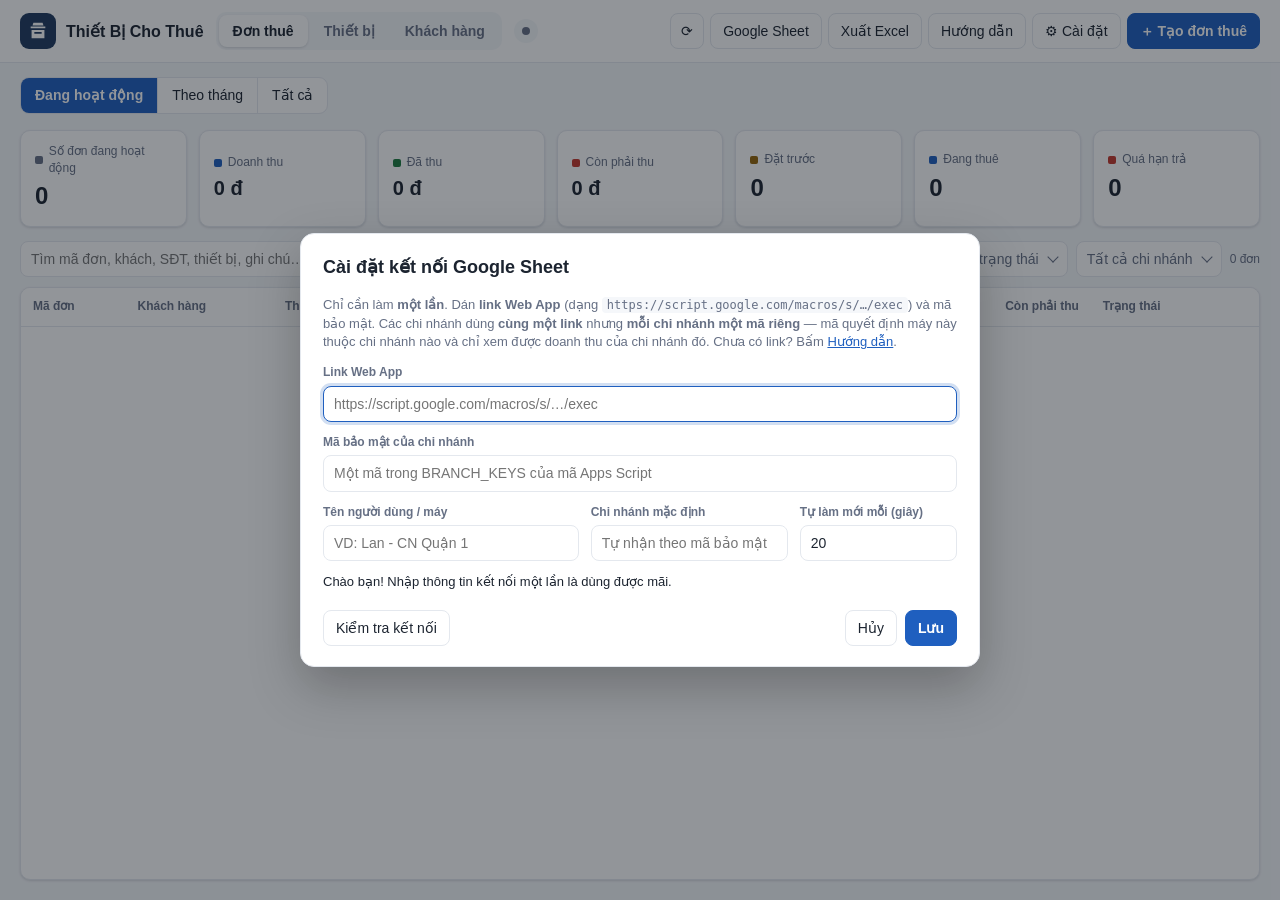
<file: index.html>
<!doctype html>
<html lang="vi">
<head>
  <meta charset="utf-8" />
  <meta name="viewport" content="width=device-width, initial-scale=1, viewport-fit=cover" />
  <!-- Web app trên iPhone: thêm vào Màn hình chính → mở toàn màn hình như app -->
  <meta name="theme-color" content="#1f3a5f" />
  <meta name="apple-mobile-web-app-capable" content="yes" />
  <meta name="mobile-web-app-capable" content="yes" />
  <meta name="apple-mobile-web-app-status-bar-style" content="default" />
  <meta name="apple-mobile-web-app-title" content="TB Cho Thuê" />
  <link rel="manifest" href="manifest.webmanifest" />
  <link rel="apple-touch-icon" href="icons/apple-touch-icon.png" />
  <link rel="icon" type="image/png" href="icons/icon-192.png" />
  <meta http-equiv="Content-Security-Policy"
        content="default-src 'self'; style-src 'self' 'unsafe-inline'; img-src 'self' data:; connect-src 'self' https://script.google.com https://script.googleusercontent.com http://localhost:* http://127.0.0.1:*" />
  <title>Quản Lý Thiết Bị Cho Thuê</title>
  <link rel="stylesheet" href="styles.css" />
</head>
<body>
  <header class="topbar">
    <div class="brand">
      <div class="logo" aria-hidden="true">
        <svg viewBox="0 0 24 24" width="22" height="22"><path fill="currentColor" d="M4 7h16v2H4zm1 4h14v9H5zm3 2v2h8v-2zM7 3h10l1 3H6z"/></svg>
      </div>
      <div>
        <h1>Thiết Bị Cho Thuê</h1>
        <div class="sub"><span id="sheetName">Chưa kết nối</span></div>
      </div>
    </div>
    <nav class="tabs" id="tabs">
      <button data-view="rentals" title="Ctrl/Cmd + 1">Đơn thuê</button>
      <button data-view="devices" title="Ctrl/Cmd + 2">Thiết bị</button>
      <button data-view="customers" title="Ctrl/Cmd + 3">Khách hàng</button>
    </nav>
    <div class="sync" id="syncBox" title="Trạng thái đồng bộ">
      <span class="dot" id="syncDot"></span>
      <span id="syncText">Chưa kết nối</span>
    </div>
    <div class="actions">
      <span class="who" id="whoLabel"></span>
      <button class="btn ghost icon" id="btnRefresh" title="Tải lại dữ liệu (F5)">⟳</button>
      <button class="btn ghost icon mobile-only" id="btnMore" title="Thêm" aria-haspopup="true" aria-expanded="false">⋯</button>
      <!-- trên máy tính: các nút nằm thẳng hàng; trên điện thoại: gom vào nút ⋯ -->
      <div class="more-menu" id="moreMenu">
        <button class="btn ghost" id="btnOpenSheet" title="Mở Google Sheet trên trình duyệt">Google Sheet</button>
        <button class="btn ghost" id="btnExport" title="Xuất danh sách đang xem ra file Excel (CSV)">Xuất Excel</button>
        <button class="btn ghost" id="btnGuide" title="Hướng dẫn cài đặt và sử dụng">Hướng dẫn</button>
        <button class="btn ghost" id="btnSettings" title="Cài đặt kết nối">⚙ Cài đặt</button>
      </div>
      <button class="btn primary" id="btnAdd">＋ Tạo đơn thuê</button>
    </div>
  </header>

  <div class="banner hidden" id="banner"></div>

  <section class="period" id="period">
    <div class="seg" id="periodSeg">
      <button data-period="active">Đang hoạt động</button>
      <button data-period="month">Theo tháng</button>
      <button data-period="all">Tất cả</button>
    </div>
    <div class="month-nav" id="monthNav">
      <button class="btn ghost icon" id="mPrev" title="Tháng trước">◀</button>
      <div class="mp-wrap">
        <button class="mp-btn" id="monthBtn" type="button" aria-haspopup="true" aria-expanded="false"></button>
        <div class="mp-panel hidden" id="monthPanel" role="dialog" aria-label="Chọn tháng">
          <div class="mp-head">
            <button class="btn ghost icon" id="mpYPrev" type="button" title="Năm trước">◀</button>
            <b id="mpYear"></b>
            <button class="btn ghost icon" id="mpYNext" type="button" title="Năm sau">▶</button>
          </div>
          <div class="mp-grid" id="mpGrid"></div>
        </div>
      </div>
      <button class="btn ghost icon" id="mNext" title="Tháng sau">▶</button>
      <button class="btn ghost sm" id="mNow">Tháng này</button>
    </div>
  </section>

  <section class="stats" id="stats"></section>

  <section class="filters">
    <input type="search" id="q" placeholder="Tìm kiếm…  (Ctrl/Cmd + F)" />
    <select id="f1"></select>
    <select id="f2"></select>
    <span class="count" id="count"></span>
  </section>

  <main class="table-wrap">
    <table id="table">
      <thead id="thead"></thead>
      <tbody id="tbody"></tbody>
    </table>
    <div class="empty hidden" id="empty"></div>
  </main>

  <!-- ===== Đơn thuê ===== -->
  <dialog id="dlgRental" class="wide">
    <form id="rentalForm" method="dialog" autocomplete="off">
      <div class="dlg-head">
        <h2 id="rTitle" tabindex="-1" autofocus>Tạo đơn thuê</h2>
        <span class="code" id="rCode"></span>
        <span class="branch-tag" id="rBranchTag"></span>
      </div>
      <div class="rgrid">
        <div class="col">
          <section class="box box-cust">
            <h3>Khách hàng</h3>
            <div class="cust-search">
              <input id="custName" placeholder="Gõ tên hoặc SĐT để tìm khách cũ — hoặc nhập tên khách mới" />
              <div class="suggest hidden" id="custSuggest"></div>
            </div>
            <div class="cust-badge" id="custBadge"></div>
            <div class="grid g3">
              <label>Số điện thoại<input id="custPhone" inputmode="tel" /></label>
              <label>CCCD / CMND<input id="custIdCard" /></label>
              <label>Địa chỉ<input id="custAddress" /></label>
            </div>
          </section>

          <section class="box box-time">
            <h3>Thời gian & thanh toán</h3>
            <div class="grid g3">
              <label>Trạng thái<select name="status" id="rStatus"></select></label>
              <label>Chi nhánh *<select name="branch" id="rBranch"></select></label>
              <label>Số ngày tính tiền<input name="days" type="number" min="0" step="1" /></label>
              <label>Thuê lúc<span class="dt"><input name="rentDate" type="date" /><input name="rentTime" class="time" placeholder="--:--" maxlength="5" inputmode="numeric" title="Giờ nhận máy, VD 09:30" /></span></label>
              <label>Trả dự kiến<span class="dt"><input name="returnDate" type="date" /><input name="returnTime" class="time" placeholder="--:--" maxlength="5" inputmode="numeric" title="Giờ trả dự kiến, VD 18:00" /></span></label>
              <label id="returnedWrap">Trả thực tế<span class="dt"><input name="returnedDate" type="date" /><input name="returnedTime" class="time" placeholder="--:--" maxlength="5" inputmode="numeric" title="Giờ khách trả máy" /></span></label>
              <label>Giảm giá (đ)<input name="discount" inputmode="numeric" class="money" /></label>
              <label title="Tiền cọc được trừ vào số tiền khách phải trả cuối cùng">Tiền cọc (đ)<input name="deposit" inputmode="numeric" class="money" /></label>
              <!-- không bọc cả ô trong <label>: bấm chữ "Thu trước" không được tick nhầm ô "Đã thu đủ" -->
              <div class="field" title="Số tiền khách đã trả trước, không tính tiền cọc">
                <div class="lbl-row"><span>Thu trước (đ)</span>
                  <label class="paid-full" title="Tự điền Thu trước = Thành tiền − Tiền cọc, còn phải thu về 0"><input type="checkbox" id="rPaidFull" /> Đã thu đủ</label></div>
                <input name="paid" inputmode="numeric" class="money" />
              </div>
              <label class="span3">Ghi chú<textarea name="note" rows="1"></textarea></label>
            </div>
            <div class="summary" id="rSummary"></div>
          </section>
        </div>

        <div class="col">
          <section class="box box-dev grow">
            <h3>Chọn thiết bị <span class="muted" id="pickHint"></span></h3>
            <input type="search" id="devSearch" placeholder="Tìm thiết bị theo tên, loại, serial…" />
            <div class="picker" id="devPicker"></div>
            <h3 class="mt">Đã chọn <span class="muted" id="selCount"></span></h3>
            <div class="selected" id="selList"></div>
          </section>
        </div>
      </div>
      <div class="dlg-actions">
        <button type="button" class="btn danger ghost" id="rDelete">Xóa đơn</button>
        <p class="meta inline" id="rMeta"></p>
        <span class="spacer"></span>
        <button type="button" class="btn ghost" data-close>Đóng</button>
        <button type="submit" class="btn primary" id="rSave">Lưu đơn</button>
      </div>
    </form>
  </dialog>

  <!-- ===== Thiết bị ===== -->
  <dialog id="dlgDevice">
    <form id="deviceForm" method="dialog" autocomplete="off">
      <h2 id="dTitle" tabindex="-1" autofocus>Thêm thiết bị</h2>
      <div class="grid">
        <label class="span2">Tên thiết bị *<input name="name" required maxlength="200" /></label>
        <label>Loại<input name="category" list="dlCategory" placeholder="Máy ảnh, Ống kính, Đèn…" /></label>
        <label>Serial / Mã<input name="serial" placeholder="Có thể để trống, điền sau" /></label>
        <label id="dQtyWrap">Số lượng máy<input name="qty" type="number" min="1" max="50" step="1" value="1" title="Thêm nhiều máy giống nhau một lần — mỗi máy là một thiết bị riêng" /></label>
        <label>Giá thuê/ngày (đ)<input name="price" inputmode="numeric" class="money" /></label>
        <label>Tình trạng<select name="state" id="dState"></select></label>
        <label class="span2">Ghi chú<textarea name="note" rows="2"></textarea></label>
      </div>
      <div class="history" id="dHistory"></div>
      <p class="meta" id="dMeta"></p>
      <div class="dlg-actions">
        <button type="button" class="btn danger ghost" id="dDelete">Xóa</button>
        <button type="button" class="btn ghost" id="dRent">Cho thuê thiết bị này</button>
        <span class="spacer"></span>
        <button type="button" class="btn ghost" data-close>Đóng</button>
        <button type="submit" class="btn primary">Lưu</button>
      </div>
    </form>
  </dialog>

  <!-- ===== Khách hàng ===== -->
  <dialog id="dlgCustomer">
    <form id="customerForm" method="dialog" autocomplete="off">
      <h2 id="cTitle" tabindex="-1" autofocus>Thêm khách hàng</h2>
      <div class="grid">
        <label class="span2">Tên khách hàng *<input name="name" required maxlength="200" /></label>
        <label>Số điện thoại<input name="phone" inputmode="tel" /></label>
        <label>CCCD / CMND<input name="idCard" /></label>
        <label class="span2">Địa chỉ<input name="address" /></label>
        <label class="span2">Ghi chú<textarea name="note" rows="2"></textarea></label>
      </div>
      <div class="history" id="cHistory"></div>
      <p class="meta" id="cMeta"></p>
      <div class="dlg-actions">
        <button type="button" class="btn danger ghost" id="cDelete">Xóa</button>
        <button type="button" class="btn ghost" id="cRent">Tạo đơn cho khách này</button>
        <span class="spacer"></span>
        <button type="button" class="btn ghost" data-close>Đóng</button>
        <button type="submit" class="btn primary">Lưu</button>
      </div>
    </form>
  </dialog>

  <!-- ===== Cài đặt ===== -->
  <dialog id="dlgSettings">
    <form id="settingsForm" method="dialog" autocomplete="off">
      <h2 tabindex="-1" autofocus>Cài đặt kết nối Google Sheet</h2>
      <p class="hint">Chỉ cần làm <b>một lần</b>. Dán <b>link Web App</b> (dạng <code>https://script.google.com/macros/s/…/exec</code>) và mã bảo mật.
        Các chi nhánh dùng <b>cùng một link</b> nhưng <b>mỗi chi nhánh một mã riêng</b> — mã quyết định máy này thuộc chi nhánh nào
        và chỉ xem được doanh thu của chi nhánh đó. Chưa có link? Bấm <a href="#" id="settingsGuide">Hướng dẫn</a>.</p>
      <label>Link Web App<input name="url" placeholder="https://script.google.com/macros/s/…/exec" required /></label>
      <label>Mã bảo mật của chi nhánh<input name="key" type="password" placeholder="Một mã trong BRANCH_KEYS của mã Apps Script" required /></label>
      <div class="grid three">
        <label>Tên người dùng / máy<input name="user" placeholder="VD: Lan - CN Quận 1" required /></label>
        <label>Chi nhánh mặc định<input name="branch" placeholder="Tự nhận theo mã bảo mật" title="Chỉ dùng với mã chủ: chi nhánh điền sẵn khi tạo đơn" /></label>
        <label>Tự làm mới mỗi (giây)<input name="refreshSec" type="number" min="5" max="600" /></label>
      </div>
      <p class="test" id="testResult"></p>
      <div class="dlg-actions">
        <button type="button" class="btn ghost" id="btnTest">Kiểm tra kết nối</button>
        <span class="spacer"></span>
        <button type="button" class="btn ghost" data-close>Hủy</button>
        <button type="submit" class="btn primary">Lưu</button>
      </div>
    </form>
  </dialog>

  <!-- ===== Hướng dẫn ===== -->
  <dialog id="dlgGuide" class="guide">
    <div class="guide-head">
      <h2>Hướng dẫn</h2>
      <span class="spacer"></span>
      <button type="button" class="btn ghost" data-close>Đóng</button>
    </div>
    <iframe id="guideFrame" title="Hướng dẫn"></iframe>
  </dialog>

  <!-- ===== Xác nhận ===== -->
  <dialog id="dlgConfirm">
    <form method="dialog">
      <h2 id="cfTitle"></h2>
      <p id="cfMsg"></p>
      <div class="dlg-actions">
        <span class="spacer"></span>
        <button value="cancel" class="btn ghost" id="cfCancel">Hủy</button>
        <button value="ok" class="btn primary" id="cfOk">Đồng ý</button>
      </div>
    </form>
  </dialog>

  <datalist id="dlCategory"></datalist>

  <div class="toasts" id="toasts"></div>

  <script src="app.js"></script>
</body>
</html>
</file>
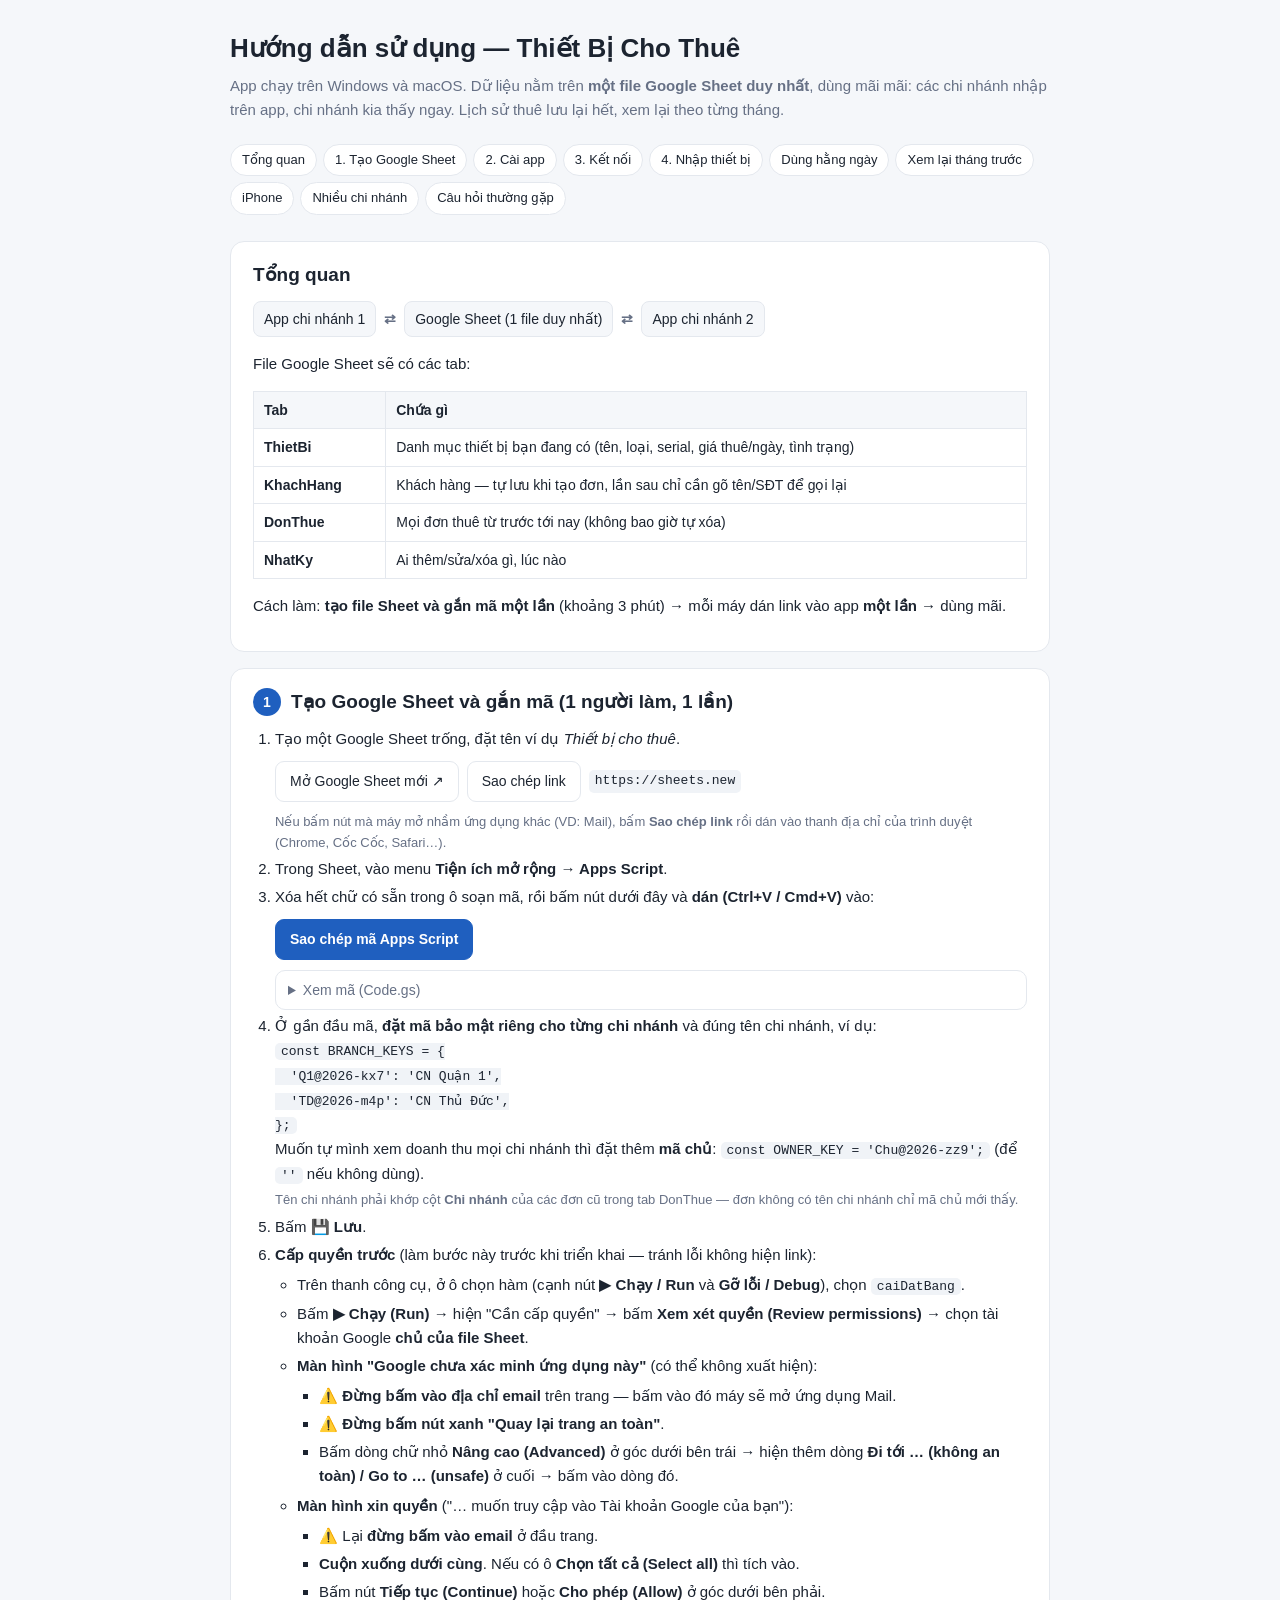
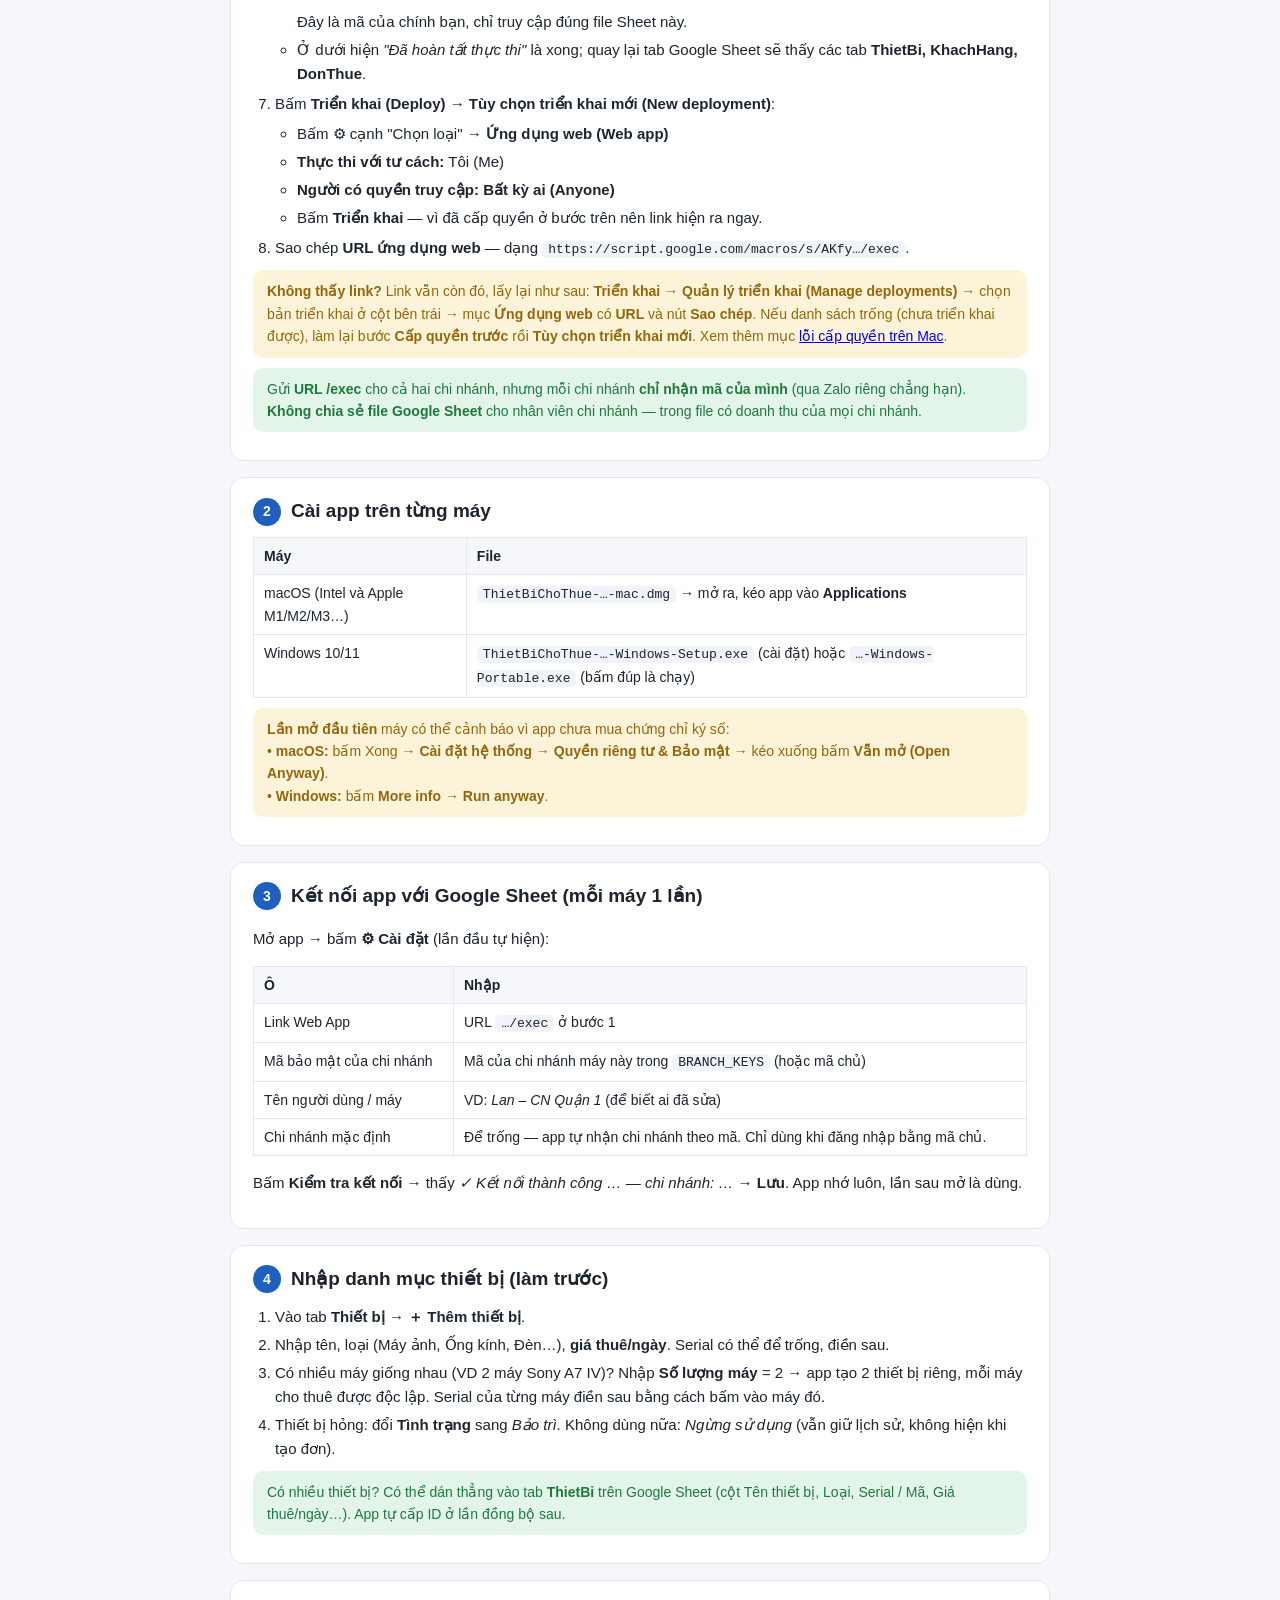
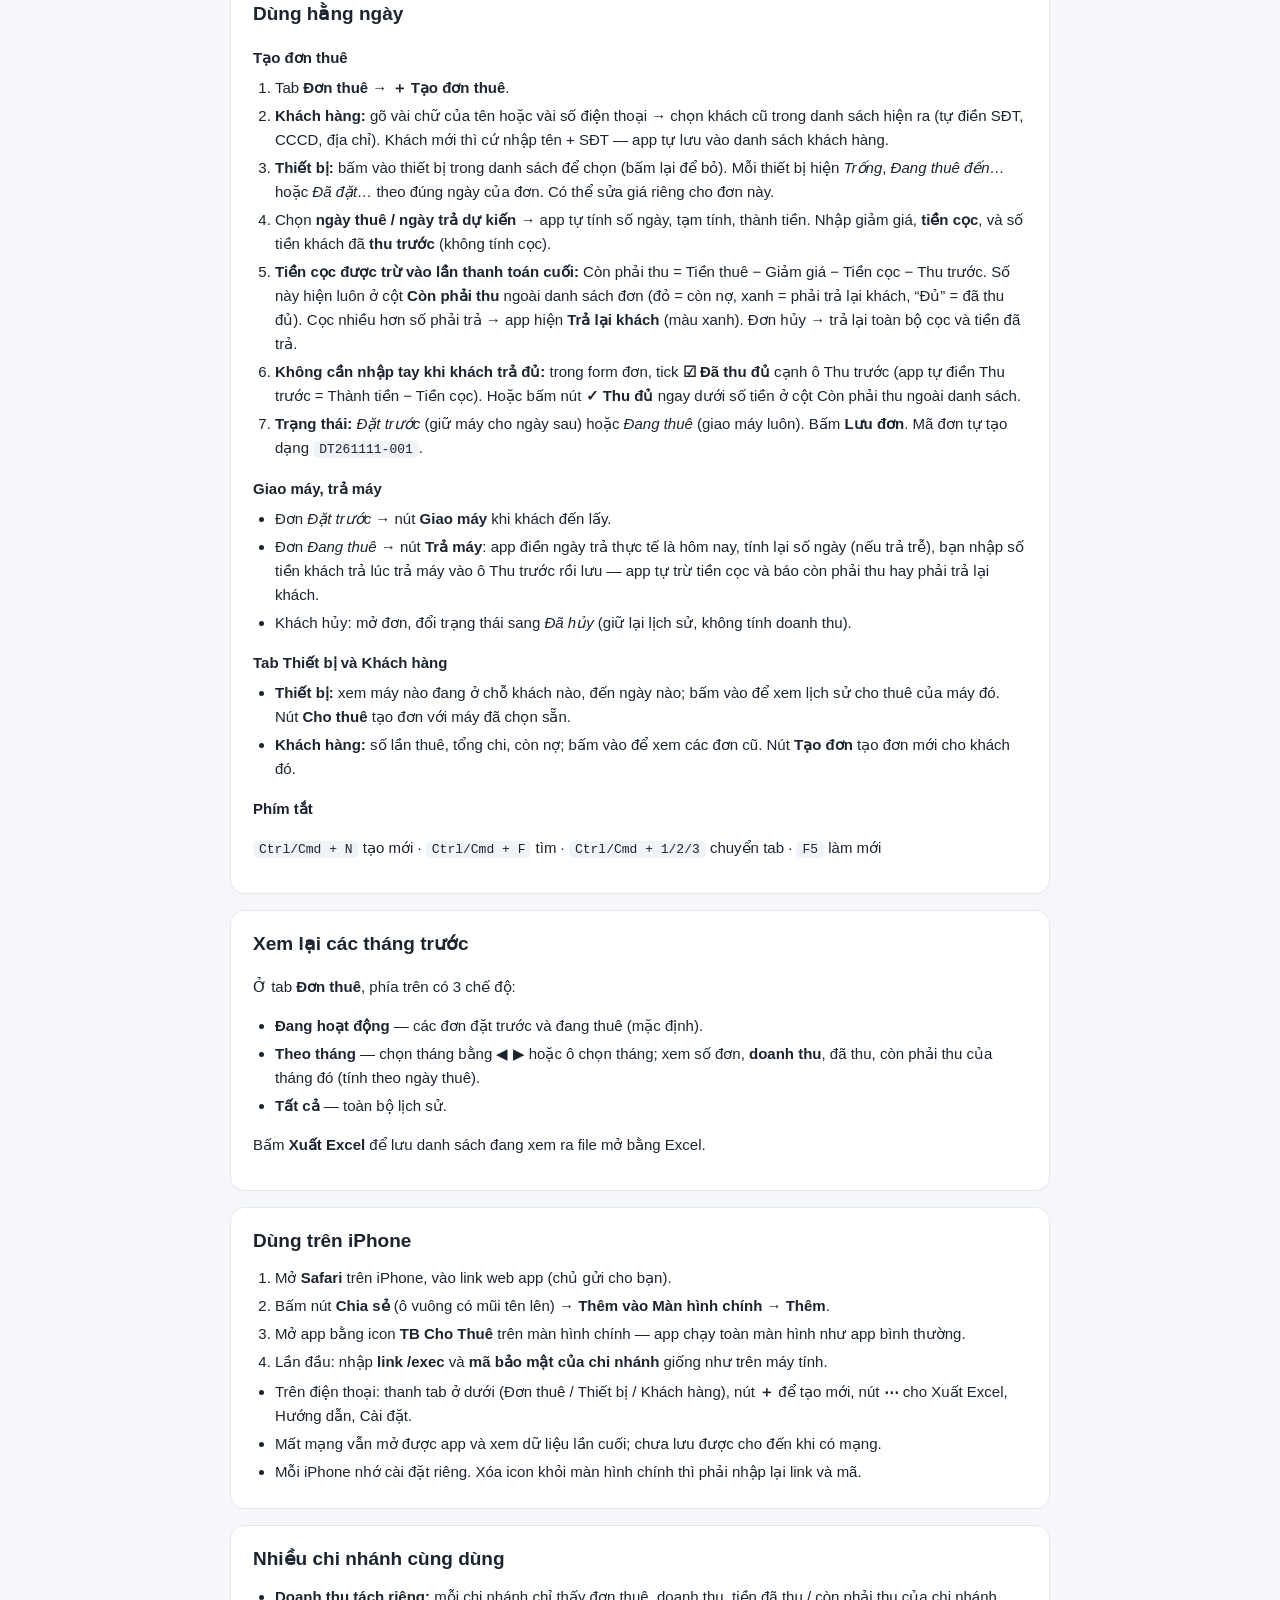
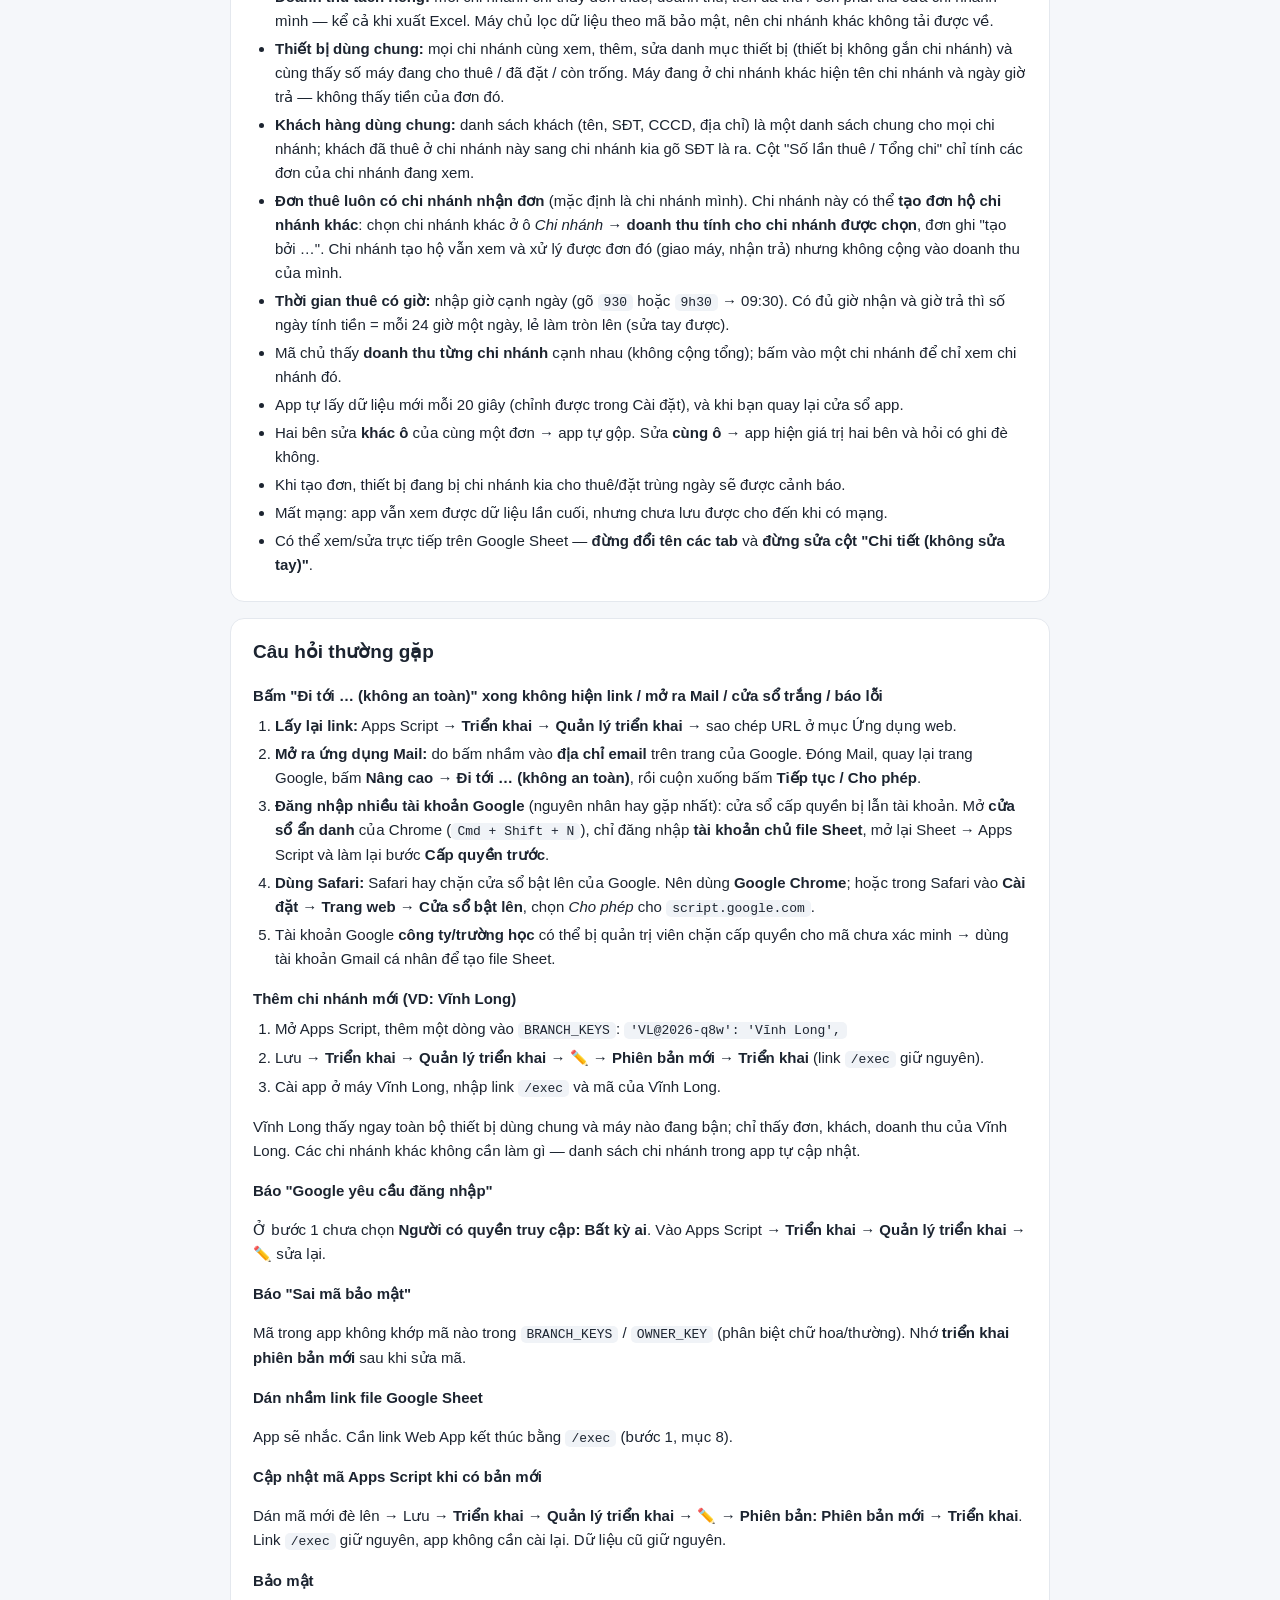
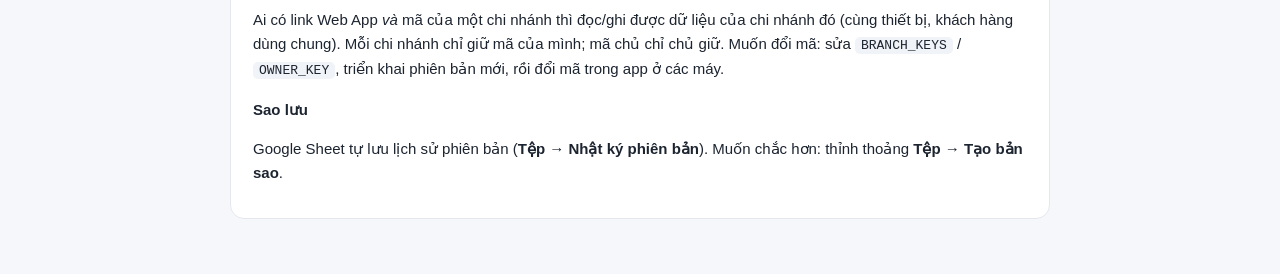
<file: guide.html>
<!doctype html>
<html lang="vi">
<head>
<meta charset="utf-8" />
<meta name="viewport" content="width=device-width, initial-scale=1" />
<meta http-equiv="Content-Security-Policy" content="default-src 'none'; style-src 'unsafe-inline'; script-src 'unsafe-inline'; img-src data:" />
<title>Hướng dẫn — Thiết Bị Cho Thuê</title>
<style>
  :root {
    --bg: #f5f7fa; --panel: #fff; --text: #1c2430; --muted: #667085; --line: #e4e8ee;
    --primary: #1f5fbf; --ok: #1d7a3e; --okbg: #e3f4e8; --warn: #94650a; --warnbg: #fdf3d8; --code: #f0f3f7;
    color-scheme: light;
  }
  @media (prefers-color-scheme: dark) {
    :root {
      --bg: #12161c; --panel: #1a2029; --text: #e6eaf0; --muted: #94a0b2; --line: #2a323e;
      --primary: #6aa2f5; --ok: #6fd394; --okbg: #173323; --warn: #f0c45c; --warnbg: #3a2f12; --code: #222a35;
      color-scheme: dark;
    }
  }
  * { box-sizing: border-box; }
  body { margin: 0; background: var(--bg); color: var(--text); font: 15px/1.6 -apple-system, BlinkMacSystemFont, "Segoe UI", Roboto, Arial, sans-serif; }
  .wrap { max-width: 860px; margin: 0 auto; padding: 28px 20px 60px; }
  h1 { font-size: 26px; margin: 0 0 4px; }
  .lead { color: var(--muted); margin: 0 0 22px; }
  nav.toc { display: flex; flex-wrap: wrap; gap: 6px; margin-bottom: 26px; }
  nav.toc a { padding: 5px 11px; border: 1px solid var(--line); border-radius: 999px; background: var(--panel); color: var(--text); text-decoration: none; font-size: 13px; }
  nav.toc a:hover { border-color: var(--primary); }
  section { background: var(--panel); border: 1px solid var(--line); border-radius: 14px; padding: 18px 22px; margin-bottom: 16px; }
  h2 { font-size: 19px; margin: 0 0 10px; display: flex; align-items: center; gap: 10px; }
  h2 .n { width: 28px; height: 28px; border-radius: 50%; background: var(--primary); color: #fff; display: grid; place-items: center; font-size: 14px; flex: none; }
  h3 { font-size: 15px; margin: 16px 0 6px; }
  ol, ul { padding-left: 22px; margin: 6px 0; }
  li { margin: 4px 0; }
  code { background: var(--code); padding: 1px 6px; border-radius: 5px; font-size: 13px; }
  .note { background: var(--warnbg); color: var(--warn); border-radius: 10px; padding: 10px 14px; margin: 10px 0; font-size: 14px; }
  .tip { background: var(--okbg); color: var(--ok); border-radius: 10px; padding: 10px 14px; margin: 10px 0; font-size: 14px; }
  .btns { display: flex; gap: 8px; flex-wrap: wrap; margin: 10px 0; }
  .btn { display: inline-block; border: 1px solid var(--line); background: var(--panel); color: var(--text); padding: 8px 14px; border-radius: 9px; cursor: pointer; font: inherit; font-size: 14px; text-decoration: none; }
  .btn.primary { background: var(--primary); border-color: var(--primary); color: #fff; font-weight: 600; }
  .btn:hover { filter: brightness(1.05); }
  details { border: 1px solid var(--line); border-radius: 10px; margin-top: 8px; }
  summary { cursor: pointer; padding: 8px 12px; color: var(--muted); font-size: 14px; }
  pre { margin: 0; max-height: 360px; overflow: auto; background: var(--code); padding: 12px; font-size: 12px; line-height: 1.45; border-radius: 0 0 10px 10px; }
  table { border-collapse: collapse; width: 100%; font-size: 14px; margin: 8px 0; }
  th, td { border: 1px solid var(--line); padding: 7px 10px; text-align: left; vertical-align: top; }
  th { background: var(--bg); }
  .copied { color: var(--ok); font-size: 13px; align-self: center; }
  code.sel { user-select: all; align-self: center; }
  .hintline { color: var(--muted); font-size: 13px; }
  .flow { display: flex; align-items: center; gap: 8px; flex-wrap: wrap; font-size: 14px; margin: 10px 0; }
  .flow span { background: var(--bg); border: 1px solid var(--line); border-radius: 8px; padding: 6px 10px; }
  .flow b { color: var(--muted); }
</style>
</head>
<body>
<div class="wrap">
  <h1>Hướng dẫn sử dụng — Thiết Bị Cho Thuê</h1>
  <p class="lead">App chạy trên Windows và macOS. Dữ liệu nằm trên <b>một file Google Sheet duy nhất</b>, dùng mãi mãi: các chi nhánh nhập trên app, chi nhánh kia thấy ngay. Lịch sử thuê lưu lại hết, xem lại theo từng tháng.</p>

  <nav class="toc">
    <a href="#tongquan">Tổng quan</a>
    <a href="#b1">1. Tạo Google Sheet</a>
    <a href="#b2">2. Cài app</a>
    <a href="#b3">3. Kết nối</a>
    <a href="#b4">4. Nhập thiết bị</a>
    <a href="#dung">Dùng hằng ngày</a>
    <a href="#lichsu">Xem lại tháng trước</a>
    <a href="#iphone">iPhone</a>
    <a href="#hai">Nhiều chi nhánh</a>
    <a href="#hoi">Câu hỏi thường gặp</a>
  </nav>

  <section id="tongquan">
    <h2>Tổng quan</h2>
    <div class="flow"><span>App chi nhánh 1</span><b>⇄</b><span>Google Sheet (1 file duy nhất)</span><b>⇄</b><span>App chi nhánh 2</span></div>
    <p>File Google Sheet sẽ có các tab:</p>
    <table>
      <tr><th>Tab</th><th>Chứa gì</th></tr>
      <tr><td><b>ThietBi</b></td><td>Danh mục thiết bị bạn đang có (tên, loại, serial, giá thuê/ngày, tình trạng)</td></tr>
      <tr><td><b>KhachHang</b></td><td>Khách hàng — tự lưu khi tạo đơn, lần sau chỉ cần gõ tên/SĐT để gọi lại</td></tr>
      <tr><td><b>DonThue</b></td><td>Mọi đơn thuê từ trước tới nay (không bao giờ tự xóa)</td></tr>
      <tr><td><b>NhatKy</b></td><td>Ai thêm/sửa/xóa gì, lúc nào</td></tr>
    </table>
    <p>Cách làm: <b>tạo file Sheet và gắn mã một lần</b> (khoảng 3 phút) → mỗi máy dán link vào app <b>một lần</b> → dùng mãi.</p>
  </section>

  <section id="b1">
    <h2><span class="n">1</span>Tạo Google Sheet và gắn mã (1 người làm, 1 lần)</h2>
    <ol>
      <li>Tạo một Google Sheet trống, đặt tên ví dụ <i>Thiết bị cho thuê</i>.
        <div class="btns">
          <a class="btn" href="https://sheets.new" target="_blank" rel="noopener">Mở Google Sheet mới ↗</a>
          <button class="btn" data-copy="https://sheets.new">Sao chép link</button>
          <code class="sel">https://sheets.new</code>
        </div>
        <div class="hintline">Nếu bấm nút mà máy mở nhầm ứng dụng khác (VD: Mail), bấm <b>Sao chép link</b> rồi dán vào thanh địa chỉ của trình duyệt (Chrome, Cốc Cốc, Safari…).</div></li>
      <li>Trong Sheet, vào menu <b>Tiện ích mở rộng → Apps Script</b>.</li>
      <li>Xóa hết chữ có sẵn trong ô soạn mã, rồi bấm nút dưới đây và <b>dán (Ctrl+V / Cmd+V)</b> vào:
        <div class="btns"><button class="btn primary" id="copy">Sao chép mã Apps Script</button><span class="copied" id="copied"></span></div>
        <details><summary>Xem mã (Code.gs)</summary><pre id="code">/**
 * @OnlyCurrentDoc
 * (Dòng trên giới hạn mã chỉ được truy cập ĐÚNG file Google Sheet này, không đụng tới file khác trong Drive.)
 *
 * QUẢN LÝ THIẾT BỊ CHO THUÊ — Máy chủ trung gian trên Google Sheet (phiên bản 2)
 * ------------------------------------------------------------------------------
 * Dán toàn bộ file này vào: Google Sheet &gt; Tiện ích mở rộng &gt; Apps Script
 * Một file Sheet dùng mãi mãi, gồm các tab:
 *   ThietBi    — danh mục thiết bị bạn đang có
 *   KhachHang  — danh sách khách hàng
 *   DonThue    — mọi đơn thuê (lưu toàn bộ lịch sử, xem lại theo tháng trong app)
 *   NhatKy     — nhật ký ai sửa gì, lúc nào
 * Cột được nhận theo TÊN TIÊU ĐỀ, nên có thể đổi thứ tự cột hoặc thêm cột riêng.
 * Xem hướng dẫn chi tiết trong HUONG-DAN.md
 */

/***** CẤU HÌNH — HÃY ĐỔI CÁC MÃ BẢO MẬT *****/
// Mỗi chi nhánh một mã riêng: 'mã bảo mật': 'Tên chi nhánh'
// - Máy nhập mã nào thì là chi nhánh đó: chỉ xem doanh thu / tiền / đơn thuê của chi nhánh mình.
// - Thiết bị và khách hàng dùng chung. App vẫn biết thiết bị nào đang bận ở chi nhánh kia
//   (chỉ thấy ngày thuê, không thấy tiền).
// - Tên chi nhánh phải khớp cột "Chi nhánh" trong tab DonThue (không phân biệt hoa/thường).
const BRANCH_KEYS = {
  'doi-ma-chi-nhanh-1': 'Chi nhánh 1',
  'doi-ma-chi-nhanh-2': 'Chi nhánh 2',
};
// Mã chủ (không bắt buộc): xem được doanh thu mọi chi nhánh. Để trống '' nếu không dùng.
const OWNER_KEY = '';
const VERSION = '2.2.0';
const LOG_SHEET_NAME = 'NhatKy';
const LOG_MAX_ROWS = 20000;

const DEVICE_STATES = ['Hoạt động', 'Bảo trì', 'Ngừng sử dụng'];
const RENTAL_STATUSES = ['Đặt trước', 'Đang thuê', 'Đã trả', 'Đã hủy'];
const META = ['id', 'createdAt', 'createdBy', 'updatedAt', 'updatedBy'];
const DATETIME_KEYS = ['createdAt', 'updatedAt'];
const RENT_TIME_KEYS = ['rentDate', 'returnDate', 'returnedDate'];   // "yyyy-MM-dd" hoặc "yyyy-MM-dd HH:mm"

// [khóa, tiêu đề cột, định dạng, độ rộng]
const TABLES = {
  devices: {
    sheet: 'ThietBi', label: 'Thiết bị', prefix: 'TB', required: ['name'],
    numeric: ['price'], enums: { state: DEVICE_STATES },
    fields: [
      ['id', 'ID', '@', 110],
      ['name', 'Tên thiết bị', '@', 220],
      ['category', 'Loại', '@', 120],
      ['serial', 'Serial / Mã', '@', 130],
      ['branch', 'Chi nhánh', '@', 120],
      ['price', 'Giá thuê/ngày', '#,##0', 110],
      ['state', 'Tình trạng', '@', 120],
      ['note', 'Ghi chú', '@', 220],
      ['updatedAt', 'Cập nhật lúc', '@', 150],
      ['updatedBy', 'Người cập nhật', '@', 150],
    ],
  },
  customers: {
    sheet: 'KhachHang', label: 'Khách hàng', prefix: 'KH', required: ['name'],
    numeric: [], enums: {},
    fields: [
      ['id', 'ID', '@', 110],
      ['name', 'Tên khách hàng', '@', 200],
      ['phone', 'Số điện thoại', '@', 120],
      ['idCard', 'CCCD / CMND', '@', 130],
      ['address', 'Địa chỉ', '@', 240],
      ['note', 'Ghi chú', '@', 220],
      ['createdAt', 'Ngày tạo', '@', 150],
      ['updatedAt', 'Cập nhật lúc', '@', 150],
      ['updatedBy', 'Người cập nhật', '@', 150],
    ],
  },
  rentals: {
    sheet: 'DonThue', label: 'Đơn thuê', prefix: 'DT', required: ['customerName', 'branch'],
    numeric: ['days', 'subtotal', 'discount', 'total', 'deposit', 'paid'], enums: { status: RENTAL_STATUSES },
    fields: [
      ['id', 'Mã đơn', '@', 120],
      ['status', 'Trạng thái', '@', 100],
      ['customerName', 'Khách hàng', '@', 180],
      ['phone', 'SĐT', '@', 110],
      ['items', 'Thiết bị', '@', 320],
      ['rentDate', 'Ngày thuê', '@', 100],
      ['returnDate', 'Ngày trả dự kiến', '@', 120],
      ['returnedDate', 'Ngày trả thực tế', '@', 120],
      ['days', 'Số ngày', '0', 70],
      ['subtotal', 'Tạm tính', '#,##0', 110],
      ['discount', 'Giảm giá', '#,##0', 100],
      ['total', 'Thành tiền', '#,##0', 120],
      ['deposit', 'Tiền cọc', '#,##0', 110],
      ['paid', 'Đã thanh toán', '#,##0', 120],
      ['branch', 'Chi nhánh', '@', 120],               // chi nhánh nhận đơn → doanh thu tính cho chi nhánh này
      ['createdBranch', 'Chi nhánh tạo đơn', '@', 130],  // chi nhánh đã lên đơn (có thể tạo hộ chi nhánh khác)
      ['note', 'Ghi chú', '@', 220],
      ['customerId', 'Mã KH', '@', 110],
      ['itemsJson', 'Chi tiết (không sửa tay)', '@', 160],
      ['createdAt', 'Tạo lúc', '@', 150],
      ['createdBy', 'Người tạo', '@', 140],
      ['updatedAt', 'Cập nhật lúc', '@', 150],
      ['updatedBy', 'Người cập nhật', '@', 150],
    ],
  },
};

/***** ĐIỂM VÀO WEB APP *****/
function doGet(e) {
  return handle_((e &amp;&amp; e.parameter) || {});
}

function doPost(e) {
  var body;
  try {
    body = JSON.parse((e &amp;&amp; e.postData &amp;&amp; e.postData.contents) || '{}');
  } catch (err) {
    return json_({ ok: false, error: 'Dữ liệu gửi lên không hợp lệ' });
  }
  return handle_(body);
}

function handle_(req) {
  try {
    var me = auth_(req.key);
    if (!me) return json_({ ok: false, code: 'AUTH', error: 'Sai mã bảo mật' });
    req.me = me;
    var action = req.action || 'sync';
    var lock = LockService.getScriptLock();
    lock.waitLock(25000);
    try {
      var result;
      if (action === 'ping') {
        Object.keys(TABLES).forEach(ensure_);
        var ss = SpreadsheetApp.getActiveSpreadsheet();
        result = {
          ok: true, name: ss.getName(), version: VERSION, serverTime: now_(),
          branch: me.branch, owner: me.owner, branches: branchNames_(),
          url: me.owner ? ss.getUrl() : '',   // link file Sheet (chứa doanh thu mọi chi nhánh) chỉ gửi cho chủ
        };
      } else if (action === 'sync') result = sync_(req);
      else if (action === 'saveRental') result = saveRental_(req);
      else if (['add', 'update', 'delete'].indexOf(action) &gt;= 0) {
        if (!TABLES[req.table]) result = { ok: false, error: 'Bảng không hợp lệ: ' + req.table };
        else if (req.table === 'rentals' &amp;&amp; action === 'add') result = addRental_(clean_('rentals', req.item || {}), req);
        else if (req.table === 'devices' &amp;&amp; action === 'add' &amp;&amp; Number(req.qty) &gt; 1) result = addDevices_(req.item || {}, Number(req.qty), req);
        else if (action === 'add') result = add_(req.table, req.item || {}, req);
        else if (action === 'update') result = update_(req.table, String((req.item &amp;&amp; req.item.id) || req.id || ''), req.item || {}, req);
        else result = remove_(req.table, String(req.id || ''), req);
      } else result = { ok: false, error: 'Hành động không hỗ trợ: ' + action };
      SpreadsheetApp.flush();
      return json_(result);
    } finally {
      lock.releaseLock();
    }
  } catch (err) {
    return json_({ ok: false, error: String((err &amp;&amp; err.message) || err) });
  }
}

/***** PHÂN QUYỀN CHI NHÁNH *****/
// → { branch: 'Chi nhánh 1', owner: false } | { branch: '', owner: true } | null (sai mã)
function auth_(key) {
  key = String(key || '');
  if (!key) return null;
  if (OWNER_KEY &amp;&amp; key === OWNER_KEY) return { branch: '', owner: true };
  if (Object.prototype.hasOwnProperty.call(BRANCH_KEYS, key)) return { branch: String(BRANCH_KEYS[key]).trim(), owner: false };
  return null;
}

function sameBranch_(a, b) {
  return String(a || '').trim().toLowerCase() === String(b || '').trim().toLowerCase();
}

// Người đang gọi có được xem đầy đủ / sửa đơn này không:
// chủ → mọi đơn; chi nhánh → đơn của chi nhánh mình, hoặc đơn mình đã tạo hộ chi nhánh khác
function ownsRental_(req, rental) {
  return req.me.owner || sameBranch_(rental.branch, req.me.branch) || sameBranch_(rental.createdBranch, req.me.branch);
}

// Danh sách tên chi nhánh (theo BRANCH_KEYS, không trùng)
function branchNames_() {
  var out = [];
  Object.keys(BRANCH_KEYS).forEach(function (k) {
    var b = String(BRANCH_KEYS[k]).trim();
    if (b &amp;&amp; !out.some(function (x) { return sameBranch_(x, b); })) out.push(b);
  });
  return out;
}

// Tên chi nhánh chuẩn (đúng chữ hoa/thường như trong BRANCH_KEYS), '' nếu không có
function canonBranch_(b) {
  return branchNames_().filter(function (x) { return sameBranch_(x, b); })[0] || '';
}

// Đơn mới: chi nhánh nhận đơn = chi nhánh được chọn (mặc định là chi nhánh mình);
// chi nhánh tạo đơn = chi nhánh của mã đang dùng (chủ: để trống). Trả về lỗi hoặc null.
function prepareNewRental_(item, req) {
  var want = String(item.branch || '').trim() || req.me.branch;
  var b = canonBranch_(want);
  if (!b) return { ok: false, error: want ? 'Chi nhánh "' + want + '" không có trong BRANCH_KEYS' : 'Chưa chọn chi nhánh cho đơn thuê' };
  item.branch = b;
  item.createdBranch = req.me.owner ? '' : req.me.branch;
  return null;
}

// Đơn của chi nhánh khác: chỉ giữ thông tin để biết thiết bị bận lúc nào.
// Bỏ toàn bộ tiền, giá, ghi chú và mọi thông tin khách hàng.
function maskRental_(r) {
  var items = [];
  try {
    items = JSON.parse(r.itemsJson || '[]').map(function (i) { return { id: i.id, name: i.name, serial: i.serial || '' }; });
  } catch (err) { items = []; }
  return {
    id: r.id, status: r.status, branch: r.branch,
    items: r.items, itemsJson: JSON.stringify(items),
    rentDate: r.rentDate, returnDate: r.returnDate, returnedDate: r.returnedDate,
    updatedAt: r.updatedAt, masked: true,
  };
}

function forbidden_(what) {
  return { ok: false, code: 'FORBIDDEN', error: (what || 'Đơn này') + ' thuộc chi nhánh khác — chỉ chi nhánh đó mới sửa được' };
}

// Tạo đơn: chi nhánh bắt buộc và phải là một chi nhánh có thật trong BRANCH_KEYS
function addRental_(item, req) {
  var err = prepareNewRental_(item, req);
  return err || add_('rentals', item, req);
}

// Thêm nhiều thiết bị giống nhau một lần (VD 2 máy cùng loại chưa có serial): mỗi máy là 1 dòng riêng,
// serial để trống — bổ sung sau bằng cách sửa từng máy.
function addDevices_(src, qty, req) {
  qty = Math.max(1, Math.min(50, Math.floor(qty) || 1));
  var items = [];
  for (var i = 0; i &lt; qty; i++) {
    var item = {};
    Object.keys(src).forEach(function (k) { item[k] = src[k]; });
    if (qty &gt; 1) item.serial = '';   // nhiều máy: serial không thể giống nhau → để trống, điền sau
    var res = add_('devices', item, req);
    if (!res.ok) return res;
    items.push(res.item);
  }
  return { ok: true, item: items[0], items: items };
}

/***** ĐỒNG BỘ *****/
// since = thời điểm lần đồng bộ trước → chỉ gửi các dòng đã đổi + danh sách ID (để app biết dòng nào bị xóa)
function sync_(req) {
  var serverTime = now_();
  var since = String(req.since || '');
  var tables = {};
  Object.keys(TABLES).forEach(function (name) { tables[name] = readTable_(name, since); });   // khách hàng, thiết bị: dùng chung
  if (!req.me.owner) {
    tables.rentals.rows = tables.rentals.rows.map(function (r) { return ownsRental_(req, r) ? r : maskRental_(r); });
  }
  return {
    ok: true, serverTime: serverTime, full: !since, tables: tables,
    branch: req.me.branch, owner: req.me.owner, branches: branchNames_(),
  };
}

function readTable_(name, since) {
  var info = ensure_(name), sh = info.sh, last = sh.getLastRow();
  if (last &lt; 2) return { rows: [], ids: [] };
  var values = sh.getRange(2, 1, last - 1, info.width).getValues();
  var rows = [], ids = [], stamp = now_();
  for (var i = 0; i &lt; values.length; i++) {
    if (isBlankRow_(values[i])) continue;
    var it = toItem_(info, values[i]);
    if (!it.id || !it.updatedAt) {               // dòng gõ tay trên Sheet: cấp ID + mốc thời gian
      if (!it.id) {
        it.id = newId_(info.t.prefix);
        sh.getRange(i + 2, info.cols.id).setValue(it.id);
      }
      if (!it.updatedAt) {
        it.updatedAt = stamp;
        sh.getRange(i + 2, info.cols.updatedAt).setValue(stamp);
      }
    }
    ids.push(it.id);
    if (!since || it.updatedAt &gt;= since) rows.push(it);
  }
  return { rows: rows, ids: ids };
}

/***** THÊM / SỬA / XÓA *****/
function add_(name, src, req) {
  var info = ensure_(name), t = info.t;
  var item = clean_(name, src);
  for (var i = 0; i &lt; t.required.length; i++) {
    if (!item[t.required[i]]) return { ok: false, error: 'Thiếu ' + labelOf_(name, t.required[i]) };
  }
  var stamp = now_();
  item.id = name === 'rentals' ? nextRentalId_(info) : newId_(t.prefix);
  if (info.cols.createdAt) item.createdAt = stamp;
  if (info.cols.createdBy) item.createdBy = by_(req);
  item.updatedAt = stamp;
  item.updatedBy = by_(req);
  Object.keys(t.enums).forEach(function (k) { item[k] = item[k] || t.enums[k][0]; });
  writeRow_(info, info.sh.getLastRow() + 1, item);
  log_(t.label, 'Thêm', item, req, '');
  return { ok: true, item: item };
}

function update_(name, id, src, req) {
  var info = ensure_(name), t = info.t;
  var rowNum = findRow_(info, id);
  if (!rowNum) return { ok: false, code: 'NOT_FOUND', error: t.label + ' không còn tồn tại (có thể đã bị xóa)' };
  var current = toItem_(info, info.sh.getRange(rowNum, 1, 1, info.width).getValues()[0]);
  if (name === 'rentals' &amp;&amp; !ownsRental_(req, current)) return forbidden_();
  if (!req.force &amp;&amp; req.expectedUpdatedAt &amp;&amp; current.updatedAt &amp;&amp; current.updatedAt !== req.expectedUpdatedAt) {
    return { ok: false, code: 'CONFLICT', error: t.label + ' vừa được người khác cập nhật', current: current };
  }
  var changes = clean_(name, src);
  if (name === 'rentals') delete changes.createdBranch;   // chi nhánh tạo đơn do máy chủ ghi, không sửa được
  // đổi chi nhánh nhận đơn: phải là chi nhánh có thật
  if (name === 'rentals' &amp;&amp; 'branch' in changes) {
    var b = canonBranch_(changes.branch);
    if (!b) return { ok: false, error: 'Chi nhánh "' + changes.branch + '" không có trong BRANCH_KEYS' };
    changes.branch = b;
  }
  var next = {};
  Object.keys(current).forEach(function (k) { next[k] = current[k]; });
  Object.keys(changes).forEach(function (k) { next[k] = changes[k]; });
  for (var i = 0; i &lt; t.required.length; i++) {
    if (!next[t.required[i]]) return { ok: false, error: 'Thiếu ' + labelOf_(name, t.required[i]) };
  }
  next.id = current.id;
  next.updatedAt = now_();
  next.updatedBy = by_(req);
  writeRow_(info, rowNum, next);
  log_(t.label, 'Sửa', next, req, diff_(name, current, next));
  return { ok: true, item: next };
}

function remove_(name, id, req) {
  var info = ensure_(name);
  var rowNum = findRow_(info, id);
  if (!rowNum) return { ok: true, deleted: false };
  var current = toItem_(info, info.sh.getRange(rowNum, 1, 1, info.width).getValues()[0]);
  if (name === 'rentals' &amp;&amp; !ownsRental_(req, current)) return forbidden_();
  if (!req.force &amp;&amp; req.expectedUpdatedAt &amp;&amp; current.updatedAt &amp;&amp; current.updatedAt !== req.expectedUpdatedAt) {
    return { ok: false, code: 'CONFLICT', error: info.t.label + ' vừa được người khác cập nhật', current: current };
  }
  info.sh.deleteRow(rowNum);
  log_(info.t.label, 'Xóa', current, req, '');
  return { ok: true, deleted: true };
}

/**
 * Lưu đơn thuê cùng thông tin khách:
 *  - customer.id có sẵn → cập nhật thông tin khách (chỉ các ô có nhập)
 *  - không có id nhưng trùng SĐT với khách cũ → dùng khách cũ
 *  - còn lại → tạo khách mới
 */
function saveRental_(req) {
  var rental = req.rental || {};
  var changes = clean_('rentals', rental);
  // kiểm tra quyền + chi nhánh TRƯỚC khi đụng tới khách hàng
  if (rental.id) {
    var rInfo = ensure_('rentals'), rRow = findRow_(rInfo, String(rental.id));
    if (rRow &amp;&amp; !ownsRental_(req, toItem_(rInfo, rInfo.sh.getRange(rRow, 1, 1, rInfo.width).getValues()[0]))) return forbidden_();
  } else {
    var err = prepareNewRental_(changes, req);
    if (err) return err;
  }
  if (rental.id &amp;&amp; 'branch' in changes) {          // sửa đơn, đổi chi nhánh nhận đơn
    var b = canonBranch_(changes.branch);
    if (!b) return { ok: false, error: changes.branch ? 'Chi nhánh "' + changes.branch + '" không có trong BRANCH_KEYS' : 'Chưa chọn chi nhánh cho đơn thuê' };
    changes.branch = b;
  }
  var customer = null;
  if (req.customer &amp;&amp; String(req.customer.name || '').trim()) {
    customer = upsertCustomer_(req.customer, req);
    changes.customerId = customer.id;
    changes.customerName = customer.name;
    changes.phone = customer.phone;
  }
  var res = rental.id ? update_('rentals', String(rental.id), changes, req) : add_('rentals', changes, req);
  if (!res.ok) {
    res.customer = customer;
    return res;
  }
  return { ok: true, rental: res.item, customer: customer };
}

// Khách hàng dùng chung giữa các chi nhánh: trùng SĐT với khách cũ (ở bất kỳ chi nhánh nào) → dùng khách cũ
function upsertCustomer_(src, req) {
  var info = ensure_('customers');
  var c = clean_('customers', src);
  var id = String(src.id || '').trim();
  var byPhone = false;
  var rowNum = id ? findRow_(info, id) : 0;
  var current = rowNum ? toItem_(info, info.sh.getRange(rowNum, 1, 1, info.width).getValues()[0]) : null;
  if (!rowNum &amp;&amp; c.phone) {
    var found = findBy_(info, function (it) { return digits_(it.phone) &amp;&amp; digits_(it.phone) === digits_(c.phone); });
    if (found) { rowNum = findRow_(info, found.id); current = found; byPhone = true; }
  }
  if (!rowNum) return add_('customers', c, req).item;
  var changed = false, next = {};
  Object.keys(current).forEach(function (k) { next[k] = current[k]; });
  Object.keys(c).forEach(function (k) {
    if (c[k] === '' || String(c[k]) === String(current[k])) return;
    if (byPhone &amp;&amp; current[k] !== '') return;   // nhận ra qua SĐT: chỉ điền ô còn trống
    next[k] = c[k];
    changed = true;
  });
  if (!changed) return current;
  next.updatedAt = now_();
  next.updatedBy = by_(req);
  writeRow_(info, rowNum, next);
  log_('Khách hàng', 'Sửa', next, req, diff_('customers', current, next));
  return next;
}

/***** CẤU TRÚC BẢNG *****/
var INFO_CACHE_ = {};
function ensure_(name) {
  if (INFO_CACHE_[name]) return INFO_CACHE_[name];
  var t = TABLES[name];
  var ss = SpreadsheetApp.getActiveSpreadsheet();
  var sh = ss.getSheetByName(t.sheet) || ss.insertSheet(t.sheet);
  var lastCol = Math.max(sh.getLastColumn(), 1);
  var header = sh.getRange(1, 1, 1, lastCol).getValues()[0].map(function (h) { return String(h).trim(); });
  while (header.length &amp;&amp; header[header.length - 1] === '') header.pop();
  var cols = {}, added = false;
  t.fields.forEach(function (f) {
    var i = header.indexOf(f[1]);
    if (i &lt; 0) {
      i = header.length;
      header.push(f[1]);
      sh.getRange(1, i + 1).setValue(f[1]);
      formatColumn_(sh, i + 1, f, t);
      added = true;
    }
    cols[f[0]] = i + 1;
  });
  if (added) styleHeader_(sh, header.length);
  INFO_CACHE_[name] = { sh: sh, t: t, cols: cols, width: header.length };
  return INFO_CACHE_[name];
}

function formatColumn_(sh, col, f, t) {
  var rows = sh.getMaxRows() - 1;
  if (rows &gt; 0) {
    var range = sh.getRange(2, col, rows, 1);
    range.setNumberFormat(f[2]);
    if (t.enums[f[0]]) {
      range.setDataValidation(SpreadsheetApp.newDataValidation().requireValueInList(t.enums[f[0]], true).setAllowInvalid(true).build());
    }
  }
  sh.setColumnWidth(col, f[3]);
}

function styleHeader_(sh, width) {
  sh.getRange(1, 1, 1, width).setFontWeight('bold').setBackground('#1F3A5F').setFontColor('#FFFFFF');
  sh.setFrozenRows(1);
}

function writeRow_(info, rowNum, item) {
  var sh = info.sh;
  if (rowNum &gt; sh.getMaxRows()) sh.insertRowsAfter(sh.getMaxRows(), 200);
  var range = sh.getRange(rowNum, 1, 1, info.width);
  var vals = range.getValues()[0];
  var fmts = range.getNumberFormats()[0];
  info.t.fields.forEach(function (f) {
    var c = info.cols[f[0]] - 1;
    var v = item[f[0]];
    vals[c] = v === undefined || v === null ? '' : v;
    fmts[c] = f[2];
  });
  range.setNumberFormats([fmts]);
  range.setValues([vals]);
}

function findRow_(info, id) {
  if (!id) return 0;
  var last = info.sh.getLastRow();
  if (last &lt; 2) return 0;
  var ids = info.sh.getRange(2, info.cols.id, last - 1, 1).getValues();
  for (var i = 0; i &lt; ids.length; i++) if (String(ids[i][0]).trim() === id) return i + 2;
  return 0;
}

function findBy_(info, fn) {
  var last = info.sh.getLastRow();
  if (last &lt; 2) return null;
  var values = info.sh.getRange(2, 1, last - 1, info.width).getValues();
  for (var i = 0; i &lt; values.length; i++) {
    if (isBlankRow_(values[i])) continue;
    var it = toItem_(info, values[i]);
    if (fn(it)) return it;
  }
  return null;
}

function nextRentalId_(info) {
  var prefix = 'DT' + Utilities.formatDate(new Date(), Session.getScriptTimeZone(), 'yyMMdd') + '-';
  var max = 0, last = info.sh.getLastRow();
  if (last &gt;= 2) {
    info.sh.getRange(2, info.cols.id, last - 1, 1).getValues().forEach(function (r) {
      var s = String(r[0]);
      if (s.indexOf(prefix) === 0) max = Math.max(max, Number(s.slice(prefix.length)) || 0);
    });
  }
  return prefix + ('00' + (max + 1)).slice(-3);
}

function toItem_(info, row) {
  var item = {}, t = info.t;
  t.fields.forEach(function (f) {
    var k = f[0], v = row[info.cols[k] - 1];
    if (v instanceof Date) {
      var tz = Session.getScriptTimeZone();
      var fmt = 'yyyy-MM-dd';
      if (DATETIME_KEYS.indexOf(k) &gt;= 0) fmt = 'yyyy-MM-dd HH:mm:ss';
      else if (RENT_TIME_KEYS.indexOf(k) &gt;= 0 &amp;&amp; Utilities.formatDate(v, tz, 'HH:mm') !== '00:00') fmt = 'yyyy-MM-dd HH:mm';
      v = Utilities.formatDate(v, tz, fmt);
    }
    if (t.numeric.indexOf(k) &gt;= 0) item[k] = toNum_(v);
    else item[k] = String(v === null || v === undefined ? '' : v).trim();
  });
  return item;
}

function clean_(name, src) {
  var t = TABLES[name], out = {};
  t.fields.forEach(function (f) {
    var k = f[0];
    if (META.indexOf(k) &gt;= 0 || !(k in src)) return;
    var v = src[k];
    if (t.numeric.indexOf(k) &gt;= 0) out[k] = toNum_(v);
    else out[k] = String(v === null || v === undefined ? '' : v).trim().slice(0, k === 'itemsJson' ? 45000 : 2000);
  });
  Object.keys(t.enums).forEach(function (k) {
    if (k in out &amp;&amp; t.enums[k].indexOf(out[k]) &lt; 0) out[k] = t.enums[k][0];
  });
  return out;
}

function toNum_(v) {
  if (typeof v === 'number') return v;
  var s = String(v === null || v === undefined ? '' : v).trim();
  if (!s) return '';
  var n = Number(s.replace(/[^\d-]/g, ''));
  return isNaN(n) ? '' : n;
}

function labelOf_(name, key) {
  var f = TABLES[name].fields.filter(function (x) { return x[0] === key; })[0];
  return f ? f[1] : key;
}

function diff_(name, a, b) {
  var out = [];
  TABLES[name].fields.forEach(function (f) {
    var k = f[0];
    if (META.indexOf(k) &gt;= 0 || k === 'itemsJson') return;
    if (String(a[k]) !== String(b[k])) out.push(f[1] + ': "' + a[k] + '" → "' + b[k] + '"');
  });
  return out.join('; ');
}

function logSheet_() {
  var ss = SpreadsheetApp.getActiveSpreadsheet();
  var sh = ss.getSheetByName(LOG_SHEET_NAME);
  if (!sh) {
    sh = ss.insertSheet(LOG_SHEET_NAME);
    sh.getRange(1, 1, 1, 7).setValues([['Thời gian', 'Người thực hiện', 'Bảng', 'Hành động', 'ID', 'Tên', 'Chi tiết']]);
    styleHeader_(sh, 7);
    sh.setColumnWidth(7, 480);
  }
  return sh;
}

function log_(table, action, item, req, detail) {
  try {
    var sh = logSheet_();
    var title = item.name || [item.customerName, item.items].filter(String).join(' — ');
    sh.appendRow([now_(), by_(req), table, action, item.id, title, detail]);
    if (sh.getLastRow() &gt; LOG_MAX_ROWS) sh.deleteRows(2, 1000);
  } catch (err) { /* không chặn thao tác chính nếu ghi nhật ký lỗi */ }
}

function isBlankRow_(row) {
  for (var i = 0; i &lt; row.length; i++) if (String(row[i]).trim() !== '') return false;
  return true;
}

function digits_(s) {
  return String(s || '').replace(/\D/g, '');
}

var ID_SEQ_ = 0;   // tạo nhiều dòng trong cùng 1 mili-giây vẫn không trùng ID
function newId_(prefix) {
  return prefix + Date.now().toString(36).toUpperCase() + (ID_SEQ_++).toString(36).toUpperCase() + Math.floor(Math.random() * 1296).toString(36).toUpperCase();
}

function now_() {
  return Utilities.formatDate(new Date(), Session.getScriptTimeZone(), 'yyyy-MM-dd HH:mm:ss');
}

function by_(req) {
  return String(req.by || 'Không rõ').slice(0, 100);
}

function json_(obj) {
  return ContentService.createTextOutput(JSON.stringify(obj)).setMimeType(ContentService.MimeType.JSON);
}

/***** KHI SỬA TRỰC TIẾP TRÊN GOOGLE SHEET *****/
// Tự cập nhật "Cập nhật lúc" để app nhận ra thay đổi và tránh ghi đè.
function onEdit(e) {
  if (!e || !e.range) return;
  var sheetName = e.range.getSheet().getName();
  var name = Object.keys(TABLES).filter(function (n) { return TABLES[n].sheet === sheetName; })[0];
  if (!name) return;
  var info = ensure_(name);
  var metaCols = META.map(function (k) { return info.cols[k]; }).filter(Boolean);
  var onlyMeta = true;
  for (var c = e.range.getColumn(); c &lt;= e.range.getLastColumn(); c++) {
    if (metaCols.indexOf(c) &lt; 0) { onlyMeta = false; break; }
  }
  if (onlyMeta) return;
  var start = Math.max(e.range.getRow(), 2), end = e.range.getLastRow();
  if (end &lt; start) return;
  var rows = info.sh.getRange(start, 1, end - start + 1, info.width).getValues();
  var stamp = now_();
  rows.forEach(function (r, i) {
    if (isBlankRow_(r)) return;
    var rowNum = start + i;
    if (!String(r[info.cols.id - 1]).trim()) info.sh.getRange(rowNum, info.cols.id).setValue(newId_(info.t.prefix));
    info.sh.getRange(rowNum, info.cols.updatedAt).setValue(stamp);
    info.sh.getRange(rowNum, info.cols.updatedBy).setValue('Sửa trên Google Sheet');
  });
}

function onOpen() {
  SpreadsheetApp.getUi().createMenu('Thiết bị cho thuê')
    .addItem('Cài đặt / sửa định dạng bảng', 'caiDatBang')
    .addToUi();
}

function caiDatBang() {
  Object.keys(TABLES).forEach(function (name) {
    var info = ensure_(name);
    styleHeader_(info.sh, info.width);
    info.t.fields.forEach(function (f) { formatColumn_(info.sh, info.cols[f[0]], f, info.t); });
  });
  logSheet_();
  var ss = SpreadsheetApp.getActiveSpreadsheet();
  var blank = ss.getSheetByName('Sheet1') || ss.getSheetByName('Trang tính1');
  if (blank &amp;&amp; blank.getLastRow() === 0 &amp;&amp; ss.getSheets().length &gt; 1) ss.deleteSheet(blank);
  ss.toast('Đã cài đặt các bảng ThietBi, KhachHang, DonThue', 'Thiết bị cho thuê');
}
</pre></details>
      </li>
      <li>Ở gần đầu mã, <b>đặt mã bảo mật riêng cho từng chi nhánh</b> và đúng tên chi nhánh, ví dụ:<br>
        <code>const BRANCH_KEYS = {<br>&nbsp;&nbsp;'Q1@2026-kx7': 'CN Quận 1',<br>&nbsp;&nbsp;'TD@2026-m4p': 'CN Thủ Đức',<br>};</code><br>
        Muốn tự mình xem doanh thu mọi chi nhánh thì đặt thêm <b>mã chủ</b>: <code>const OWNER_KEY = 'Chu@2026-zz9';</code> (để <code>''</code> nếu không dùng).<br>
        <span class="hintline">Tên chi nhánh phải khớp cột <b>Chi nhánh</b> của các đơn cũ trong tab DonThue — đơn không có tên chi nhánh chỉ mã chủ mới thấy.</span></li>
      <li>Bấm 💾 <b>Lưu</b>.</li>
      <li><b>Cấp quyền trước</b> (làm bước này trước khi triển khai — tránh lỗi không hiện link):
        <ul>
          <li>Trên thanh công cụ, ở ô chọn hàm (cạnh nút <b>▶ Chạy / Run</b> và <b>Gỡ lỗi / Debug</b>), chọn <code>caiDatBang</code>.</li>
          <li>Bấm <b>▶ Chạy (Run)</b> → hiện "Cần cấp quyền" → bấm <b>Xem xét quyền (Review permissions)</b> → chọn tài khoản Google <b>chủ của file Sheet</b>.</li>
          <li><b>Màn hình "Google chưa xác minh ứng dụng này"</b> (có thể không xuất hiện):
            <ul>
              <li>⚠️ <b>Đừng bấm vào địa chỉ email</b> trên trang — bấm vào đó máy sẽ mở ứng dụng Mail.</li>
              <li>⚠️ <b>Đừng bấm nút xanh "Quay lại trang an toàn"</b>.</li>
              <li>Bấm dòng chữ nhỏ <b>Nâng cao (Advanced)</b> ở góc dưới bên trái → hiện thêm dòng <b>Đi tới … (không an toàn) / Go to … (unsafe)</b> ở cuối → bấm vào dòng đó.</li>
            </ul></li>
          <li><b>Màn hình xin quyền</b> ("… muốn truy cập vào Tài khoản Google của bạn"):
            <ul>
              <li>⚠️ Lại <b>đừng bấm vào email</b> ở đầu trang.</li>
              <li><b>Cuộn xuống dưới cùng</b>. Nếu có ô <b>Chọn tất cả (Select all)</b> thì tích vào.</li>
              <li>Bấm nút <b>Tiếp tục (Continue)</b> hoặc <b>Cho phép (Allow)</b> ở góc dưới bên phải.</li>
            </ul>
            Đây là mã của chính bạn, chỉ truy cập đúng file Sheet này.</li>
          <li>Ở dưới hiện <i>"Đã hoàn tất thực thi"</i> là xong; quay lại tab Google Sheet sẽ thấy các tab <b>ThietBi, KhachHang, DonThue</b>.</li>
        </ul></li>
      <li>Bấm <b>Triển khai (Deploy) → Tùy chọn triển khai mới (New deployment)</b>:
        <ul>
          <li>Bấm ⚙ cạnh "Chọn loại" → <b>Ứng dụng web (Web app)</b></li>
          <li><b>Thực thi với tư cách:</b> Tôi (Me)</li>
          <li><b>Người có quyền truy cập:</b> <b>Bất kỳ ai (Anyone)</b></li>
          <li>Bấm <b>Triển khai</b> — vì đã cấp quyền ở bước trên nên link hiện ra ngay.</li>
        </ul></li>
      <li>Sao chép <b>URL ứng dụng web</b> — dạng <code>https://script.google.com/macros/s/AKfy…/exec</code>.</li>
    </ol>
    <div class="note"><b>Không thấy link?</b> Link vẫn còn đó, lấy lại như sau: <b>Triển khai → Quản lý triển khai (Manage deployments)</b> → chọn bản triển khai ở cột bên trái → mục <b>Ứng dụng web</b> có <b>URL</b> và nút <b>Sao chép</b>.
      Nếu danh sách trống (chưa triển khai được), làm lại bước <b>Cấp quyền trước</b> rồi <b>Tùy chọn triển khai mới</b>. Xem thêm mục <a href="#loiquyen">lỗi cấp quyền trên Mac</a>.</div>
    <div class="tip">Gửi <b>URL /exec</b> cho cả hai chi nhánh, nhưng mỗi chi nhánh <b>chỉ nhận mã của mình</b> (qua Zalo riêng chẳng hạn).
      <b>Không chia sẻ file Google Sheet</b> cho nhân viên chi nhánh — trong file có doanh thu của mọi chi nhánh.</div>
  </section>

  <section id="b2">
    <h2><span class="n">2</span>Cài app trên từng máy</h2>
    <table>
      <tr><th>Máy</th><th>File</th></tr>
      <tr><td>macOS (Intel và Apple M1/M2/M3…)</td><td><code>ThietBiChoThue-…-mac.dmg</code> → mở ra, kéo app vào <b>Applications</b></td></tr>
      <tr><td>Windows 10/11</td><td><code>ThietBiChoThue-…-Windows-Setup.exe</code> (cài đặt) hoặc <code>…-Windows-Portable.exe</code> (bấm đúp là chạy)</td></tr>
    </table>
    <div class="note"><b>Lần mở đầu tiên</b> máy có thể cảnh báo vì app chưa mua chứng chỉ ký số:<br>
      • <b>macOS:</b> bấm Xong → <b>Cài đặt hệ thống → Quyền riêng tư & Bảo mật</b> → kéo xuống bấm <b>Vẫn mở (Open Anyway)</b>.<br>
      • <b>Windows:</b> bấm <b>More info → Run anyway</b>.</div>
  </section>

  <section id="b3">
    <h2><span class="n">3</span>Kết nối app với Google Sheet (mỗi máy 1 lần)</h2>
    <p>Mở app → bấm <b>⚙ Cài đặt</b> (lần đầu tự hiện):</p>
    <table>
      <tr><th>Ô</th><th>Nhập</th></tr>
      <tr><td>Link Web App</td><td>URL <code>…/exec</code> ở bước 1</td></tr>
      <tr><td>Mã bảo mật của chi nhánh</td><td>Mã của chi nhánh máy này trong <code>BRANCH_KEYS</code> (hoặc mã chủ)</td></tr>
      <tr><td>Tên người dùng / máy</td><td>VD: <i>Lan – CN Quận 1</i> (để biết ai đã sửa)</td></tr>
      <tr><td>Chi nhánh mặc định</td><td>Để trống — app tự nhận chi nhánh theo mã. Chỉ dùng khi đăng nhập bằng mã chủ.</td></tr>
    </table>
    <p>Bấm <b>Kiểm tra kết nối</b> → thấy <i>✓ Kết nối thành công … — chi nhánh: …</i> → <b>Lưu</b>. App nhớ luôn, lần sau mở là dùng.</p>
  </section>

  <section id="b4">
    <h2><span class="n">4</span>Nhập danh mục thiết bị (làm trước)</h2>
    <ol>
      <li>Vào tab <b>Thiết bị</b> → <b>＋ Thêm thiết bị</b>.</li>
      <li>Nhập tên, loại (Máy ảnh, Ống kính, Đèn…), <b>giá thuê/ngày</b>. Serial có thể để trống, điền sau.</li>
      <li>Có nhiều máy giống nhau (VD 2 máy Sony A7 IV)? Nhập <b>Số lượng máy</b> = 2 → app tạo 2 thiết bị riêng, mỗi máy cho thuê được độc lập. Serial của từng máy điền sau bằng cách bấm vào máy đó.</li>
      <li>Thiết bị hỏng: đổi <b>Tình trạng</b> sang <i>Bảo trì</i>. Không dùng nữa: <i>Ngừng sử dụng</i> (vẫn giữ lịch sử, không hiện khi tạo đơn).</li>
    </ol>
    <div class="tip">Có nhiều thiết bị? Có thể dán thẳng vào tab <b>ThietBi</b> trên Google Sheet (cột Tên thiết bị, Loại, Serial / Mã, Giá thuê/ngày…). App tự cấp ID ở lần đồng bộ sau.</div>
  </section>

  <section id="dung">
    <h2>Dùng hằng ngày</h2>
    <h3>Tạo đơn thuê</h3>
    <ol>
      <li>Tab <b>Đơn thuê</b> → <b>＋ Tạo đơn thuê</b>.</li>
      <li><b>Khách hàng:</b> gõ vài chữ của tên hoặc vài số điện thoại → chọn khách cũ trong danh sách hiện ra (tự điền SĐT, CCCD, địa chỉ). Khách mới thì cứ nhập tên + SĐT — app tự lưu vào danh sách khách hàng.</li>
      <li><b>Thiết bị:</b> bấm vào thiết bị trong danh sách để chọn (bấm lại để bỏ). Mỗi thiết bị hiện <i>Trống</i>, <i>Đang thuê đến…</i> hoặc <i>Đã đặt…</i> theo đúng ngày của đơn. Có thể sửa giá riêng cho đơn này.</li>
      <li>Chọn <b>ngày thuê / ngày trả dự kiến</b> → app tự tính số ngày, tạm tính, thành tiền. Nhập giảm giá, <b>tiền cọc</b>, và số tiền khách đã <b>thu trước</b> (không tính cọc).</li>
      <li><b>Tiền cọc được trừ vào lần thanh toán cuối:</b> Còn phải thu = Tiền thuê − Giảm giá − Tiền cọc − Thu trước. Số này hiện luôn ở cột <b>Còn phải thu</b> ngoài danh sách đơn (đỏ = còn nợ, xanh = phải trả lại khách, “Đủ” = đã thu đủ). Cọc nhiều hơn số phải trả → app hiện <b>Trả lại khách</b> (màu xanh). Đơn hủy → trả lại toàn bộ cọc và tiền đã trả.</li>
      <li><b>Không cần nhập tay khi khách trả đủ:</b> trong form đơn, tick <b>☑ Đã thu đủ</b> cạnh ô Thu trước (app tự điền Thu trước = Thành tiền − Tiền cọc). Hoặc bấm nút <b>✓ Thu đủ</b> ngay dưới số tiền ở cột Còn phải thu ngoài danh sách.</li>
      <li><b>Trạng thái:</b> <i>Đặt trước</i> (giữ máy cho ngày sau) hoặc <i>Đang thuê</i> (giao máy luôn). Bấm <b>Lưu đơn</b>. Mã đơn tự tạo dạng <code>DT261111-001</code>.</li>
    </ol>
    <h3>Giao máy, trả máy</h3>
    <ul>
      <li>Đơn <i>Đặt trước</i> → nút <b>Giao máy</b> khi khách đến lấy.</li>
      <li>Đơn <i>Đang thuê</i> → nút <b>Trả máy</b>: app điền ngày trả thực tế là hôm nay, tính lại số ngày (nếu trả trễ), bạn nhập số tiền khách trả lúc trả máy vào ô Thu trước rồi lưu — app tự trừ tiền cọc và báo còn phải thu hay phải trả lại khách.</li>
      <li>Khách hủy: mở đơn, đổi trạng thái sang <i>Đã hủy</i> (giữ lại lịch sử, không tính doanh thu).</li>
    </ul>
    <h3>Tab Thiết bị và Khách hàng</h3>
    <ul>
      <li><b>Thiết bị:</b> xem máy nào đang ở chỗ khách nào, đến ngày nào; bấm vào để xem lịch sử cho thuê của máy đó. Nút <b>Cho thuê</b> tạo đơn với máy đã chọn sẵn.</li>
      <li><b>Khách hàng:</b> số lần thuê, tổng chi, còn nợ; bấm vào để xem các đơn cũ. Nút <b>Tạo đơn</b> tạo đơn mới cho khách đó.</li>
    </ul>
    <h3>Phím tắt</h3>
    <p><code>Ctrl/Cmd + N</code> tạo mới · <code>Ctrl/Cmd + F</code> tìm · <code>Ctrl/Cmd + 1/2/3</code> chuyển tab · <code>F5</code> làm mới</p>
  </section>

  <section id="lichsu">
    <h2>Xem lại các tháng trước</h2>
    <p>Ở tab <b>Đơn thuê</b>, phía trên có 3 chế độ:</p>
    <ul>
      <li><b>Đang hoạt động</b> — các đơn đặt trước và đang thuê (mặc định).</li>
      <li><b>Theo tháng</b> — chọn tháng bằng ◀ ▶ hoặc ô chọn tháng; xem số đơn, <b>doanh thu</b>, đã thu, còn phải thu của tháng đó (tính theo ngày thuê).</li>
      <li><b>Tất cả</b> — toàn bộ lịch sử.</li>
    </ul>
    <p>Bấm <b>Xuất Excel</b> để lưu danh sách đang xem ra file mở bằng Excel.</p>
  </section>

  <section id="iphone">
    <h2>Dùng trên iPhone</h2>
    <ol>
      <li>Mở <b>Safari</b> trên iPhone, vào link web app (chủ gửi cho bạn).</li>
      <li>Bấm nút <b>Chia sẻ</b> (ô vuông có mũi tên lên) → <b>Thêm vào Màn hình chính</b> → <b>Thêm</b>.</li>
      <li>Mở app bằng icon <b>TB Cho Thuê</b> trên màn hình chính — app chạy toàn màn hình như app bình thường.</li>
      <li>Lần đầu: nhập <b>link /exec</b> và <b>mã bảo mật của chi nhánh</b> giống như trên máy tính.</li>
    </ol>
    <ul>
      <li>Trên điện thoại: thanh tab ở dưới (Đơn thuê / Thiết bị / Khách hàng), nút <b>＋</b> để tạo mới, nút <b>⋯</b> cho Xuất Excel, Hướng dẫn, Cài đặt.</li>
      <li>Mất mạng vẫn mở được app và xem dữ liệu lần cuối; chưa lưu được cho đến khi có mạng.</li>
      <li>Mỗi iPhone nhớ cài đặt riêng. Xóa icon khỏi màn hình chính thì phải nhập lại link và mã.</li>
    </ul>
  </section>

  <section id="hai">
    <h2>Nhiều chi nhánh cùng dùng</h2>
    <ul>
      <li><b>Doanh thu tách riêng:</b> mỗi chi nhánh chỉ thấy đơn thuê, doanh thu, tiền đã thu / còn phải thu của chi nhánh mình — kể cả khi xuất Excel. Máy chủ lọc dữ liệu theo mã bảo mật, nên chi nhánh khác không tải được về.</li>
      <li><b>Thiết bị dùng chung:</b> mọi chi nhánh cùng xem, thêm, sửa danh mục thiết bị (thiết bị không gắn chi nhánh) và cùng thấy số máy đang cho thuê / đã đặt / còn trống. Máy đang ở chi nhánh khác hiện tên chi nhánh và ngày giờ trả — không thấy tiền của đơn đó.</li>
      <li><b>Khách hàng dùng chung:</b> danh sách khách (tên, SĐT, CCCD, địa chỉ) là một danh sách chung cho mọi chi nhánh; khách đã thuê ở chi nhánh này sang chi nhánh kia gõ SĐT là ra. Cột "Số lần thuê / Tổng chi" chỉ tính các đơn của chi nhánh đang xem.</li>
      <li><b>Đơn thuê luôn có chi nhánh nhận đơn</b> (mặc định là chi nhánh mình). Chi nhánh này có thể <b>tạo đơn hộ chi nhánh khác</b>: chọn chi nhánh khác ở ô <i>Chi nhánh</i> → <b>doanh thu tính cho chi nhánh được chọn</b>, đơn ghi "tạo bởi …". Chi nhánh tạo hộ vẫn xem và xử lý được đơn đó (giao máy, nhận trả) nhưng không cộng vào doanh thu của mình.</li>
      <li><b>Thời gian thuê có giờ:</b> nhập giờ cạnh ngày (gõ <code>930</code> hoặc <code>9h30</code> → 09:30). Có đủ giờ nhận và giờ trả thì số ngày tính tiền = mỗi 24 giờ một ngày, lẻ làm tròn lên (sửa tay được).</li>
      <li>Mã chủ thấy <b>doanh thu từng chi nhánh</b> cạnh nhau (không cộng tổng); bấm vào một chi nhánh để chỉ xem chi nhánh đó.</li>
      <li>App tự lấy dữ liệu mới mỗi 20 giây (chỉnh được trong Cài đặt), và khi bạn quay lại cửa sổ app.</li>
      <li>Hai bên sửa <b>khác ô</b> của cùng một đơn → app tự gộp. Sửa <b>cùng ô</b> → app hiện giá trị hai bên và hỏi có ghi đè không.</li>
      <li>Khi tạo đơn, thiết bị đang bị chi nhánh kia cho thuê/đặt trùng ngày sẽ được cảnh báo.</li>
      <li>Mất mạng: app vẫn xem được dữ liệu lần cuối, nhưng chưa lưu được cho đến khi có mạng.</li>
      <li>Có thể xem/sửa trực tiếp trên Google Sheet — <b>đừng đổi tên các tab</b> và <b>đừng sửa cột "Chi tiết (không sửa tay)"</b>.</li>
    </ul>
  </section>

  <section id="hoi">
    <h2>Câu hỏi thường gặp</h2>
    <h3 id="loiquyen">Bấm "Đi tới … (không an toàn)" xong không hiện link / mở ra Mail / cửa sổ trắng / báo lỗi</h3>
    <ol>
      <li><b>Lấy lại link:</b> Apps Script → <b>Triển khai → Quản lý triển khai</b> → sao chép URL ở mục Ứng dụng web.</li>
      <li><b>Mở ra ứng dụng Mail:</b> do bấm nhầm vào <b>địa chỉ email</b> trên trang của Google. Đóng Mail, quay lại trang Google, bấm <b>Nâng cao → Đi tới … (không an toàn)</b>, rồi cuộn xuống bấm <b>Tiếp tục / Cho phép</b>.</li>
      <li><b>Đăng nhập nhiều tài khoản Google</b> (nguyên nhân hay gặp nhất): cửa sổ cấp quyền bị lẫn tài khoản. Mở <b>cửa sổ ẩn danh</b> của Chrome (<code>Cmd + Shift + N</code>), chỉ đăng nhập <b>tài khoản chủ file Sheet</b>, mở lại Sheet → Apps Script và làm lại bước <b>Cấp quyền trước</b>.</li>
      <li><b>Dùng Safari:</b> Safari hay chặn cửa sổ bật lên của Google. Nên dùng <b>Google Chrome</b>; hoặc trong Safari vào <b>Cài đặt → Trang web → Cửa sổ bật lên</b>, chọn <i>Cho phép</i> cho <code>script.google.com</code>.</li>
      <li>Tài khoản Google <b>công ty/trường học</b> có thể bị quản trị viên chặn cấp quyền cho mã chưa xác minh → dùng tài khoản Gmail cá nhân để tạo file Sheet.</li>
    </ol>
    <h3>Thêm chi nhánh mới (VD: Vĩnh Long)</h3>
    <ol>
      <li>Mở Apps Script, thêm một dòng vào <code>BRANCH_KEYS</code>: <code>'VL@2026-q8w': 'Vĩnh Long',</code></li>
      <li>Lưu → <b>Triển khai → Quản lý triển khai → ✏️ → Phiên bản mới → Triển khai</b> (link <code>/exec</code> giữ nguyên).</li>
      <li>Cài app ở máy Vĩnh Long, nhập link <code>/exec</code> và mã của Vĩnh Long.</li>
    </ol>
    <p>Vĩnh Long thấy ngay toàn bộ thiết bị dùng chung và máy nào đang bận; chỉ thấy đơn, khách, doanh thu của Vĩnh Long. Các chi nhánh khác không cần làm gì — danh sách chi nhánh trong app tự cập nhật.</p>
    <h3>Báo "Google yêu cầu đăng nhập"</h3>
    <p>Ở bước 1 chưa chọn <b>Người có quyền truy cập: Bất kỳ ai</b>. Vào Apps Script → <b>Triển khai → Quản lý triển khai → ✏️</b> sửa lại.</p>
    <h3>Báo "Sai mã bảo mật"</h3>
    <p>Mã trong app không khớp mã nào trong <code>BRANCH_KEYS</code> / <code>OWNER_KEY</code> (phân biệt chữ hoa/thường). Nhớ <b>triển khai phiên bản mới</b> sau khi sửa mã.</p>
    <h3>Dán nhầm link file Google Sheet</h3>
    <p>App sẽ nhắc. Cần link Web App kết thúc bằng <code>/exec</code> (bước 1, mục 8).</p>
    <h3>Cập nhật mã Apps Script khi có bản mới</h3>
    <p>Dán mã mới đè lên → Lưu → <b>Triển khai → Quản lý triển khai → ✏️ → Phiên bản: Phiên bản mới → Triển khai</b>. Link <code>/exec</code> giữ nguyên, app không cần cài lại. Dữ liệu cũ giữ nguyên.</p>
    <h3>Bảo mật</h3>
    <p>Ai có link Web App <i>và</i> mã của một chi nhánh thì đọc/ghi được dữ liệu của chi nhánh đó (cùng thiết bị, khách hàng dùng chung). Mỗi chi nhánh chỉ giữ mã của mình; mã chủ chỉ chủ giữ. Muốn đổi mã: sửa <code>BRANCH_KEYS</code> / <code>OWNER_KEY</code>, triển khai phiên bản mới, rồi đổi mã trong app ở các máy.</p>
    <h3>Sao lưu</h3>
    <p>Google Sheet tự lưu lịch sử phiên bản (<b>Tệp → Nhật ký phiên bản</b>). Muốn chắc hơn: thỉnh thoảng <b>Tệp → Tạo bản sao</b>.</p>
  </section>
</div>
<script>
  async function copyText(text) {
    try { await navigator.clipboard.writeText(text); return true; } catch (e) {
      var ta = document.createElement('textarea');
      ta.value = text; document.body.appendChild(ta); ta.select();
      var ok = false;
      try { ok = document.execCommand('copy'); } catch (e2) {}
      ta.remove();
      return ok;
    }
  }
  document.getElementById('copy').addEventListener('click', async function () {
    var ok = await copyText(document.getElementById('code').textContent);
    document.getElementById('copied').textContent = ok ? '✓ Đã sao chép — dán vào Apps Script' : 'Không sao chép được, hãy mở "Xem mã" và chọn tất cả để sao chép';
  });
  document.querySelectorAll('[data-copy]').forEach(function (b) {
    b.addEventListener('click', async function () {
      var ok = await copyText(b.dataset.copy);
      var old = b.textContent;
      b.textContent = ok ? '✓ Đã sao chép' : 'Không sao chép được';
      setTimeout(function () { b.textContent = old; }, 2000);
    });
  });
</script>
</body>
</html>
</file>
<file: styles.css>
:root {
  --bg: #f5f7fa;
  --panel: #ffffff;
  --text: #1c2430;
  --muted: #667085;
  --line: #e4e8ee;
  --hover: #f0f4fa;
  --primary: #1f5fbf;
  --primary-text: #ffffff;
  --danger: #c4372c;
  --brand: #1f3a5f;

  --ok-bg: #e3f4e8;   --ok-fg: #1d7a3e;
  --res-bg: #fdf3d8;  --res-fg: #94650a;
  --rent-bg: #e3edfd; --rent-fg: #1f5fbf;
  --mnt-bg: #eceff3;  --mnt-fg: #4b5563;
  --late-bg: #fde6e4; --late-fg: #c4372c;

  --radius: 10px;
  --shadow: 0 1px 2px rgba(16, 24, 40, .06), 0 1px 3px rgba(16, 24, 40, .08);
  color-scheme: light;
}

@media (prefers-color-scheme: dark) {
  :root {
    --bg: #12161c;
    --panel: #1a2029;
    --text: #e6eaf0;
    --muted: #94a0b2;
    --line: #2a323e;
    --hover: #222a35;
    --primary: #4c8df0;
    --danger: #ef6b60;
    --brand: #2b4d7a;
    --ok-bg: #173323;   --ok-fg: #6fd394;
    --res-bg: #3a2f12;  --res-fg: #f0c45c;
    --rent-bg: #172a47; --rent-fg: #8db8ff;
    --mnt-bg: #2a313b;  --mnt-fg: #b5bfcc;
    --late-bg: #43201d; --late-fg: #ff8f85;
    --shadow: 0 1px 3px rgba(0, 0, 0, .4);
    color-scheme: dark;
  }
}

* { box-sizing: border-box; }
html, body { height: 100%; }
body {
  margin: 0;
  display: flex;
  flex-direction: column;
  background: var(--bg);
  color: var(--text);
  font: 14px/1.45 -apple-system, BlinkMacSystemFont, "Segoe UI", Roboto, "Helvetica Neue", Arial, sans-serif;
}
button, input, select, textarea { font: inherit; color: inherit; }
.hidden { display: none !important; }

/* ---------- Thanh trên ---------- */
.topbar {
  display: flex;
  align-items: center;
  gap: 16px;
  padding: 12px 20px;
  background: var(--panel);
  border-bottom: 1px solid var(--line);
}
.brand { display: flex; align-items: center; gap: 10px; min-width: 0; }
.logo {
  width: 36px; height: 36px; border-radius: 9px;
  display: grid; place-items: center;
  background: var(--brand); color: #fff; flex: none;
}
.brand h1 { margin: 0; font-size: 16px; font-weight: 650; }
.brand .sub { color: var(--muted); font-size: 12px; white-space: nowrap; overflow: hidden; text-overflow: ellipsis; max-width: 260px; }
.sync {
  display: flex; align-items: center; gap: 8px;
  padding: 5px 10px; border-radius: 999px;
  background: var(--bg); color: var(--muted); font-size: 12px; white-space: nowrap;
}
.dot { width: 8px; height: 8px; border-radius: 50%; background: var(--muted); }
.dot.ok { background: #22a35a; }
.dot.busy { background: #e0a100; animation: pulse 1s infinite; }
.dot.err { background: var(--danger); }
@keyframes pulse { 50% { opacity: .35; } }
.actions { margin-left: auto; display: flex; align-items: center; gap: 6px; flex-wrap: wrap; justify-content: flex-end; }
.who { color: var(--muted); font-size: 12px; margin-right: 6px; }

/* ---------- Nút ---------- */
.btn {
  border: 1px solid var(--line);
  background: var(--panel);
  padding: 7px 12px;
  border-radius: 8px;
  cursor: pointer;
  white-space: nowrap;
}
.btn:hover { background: var(--hover); }
.btn:disabled { opacity: .55; cursor: default; }
.btn.primary { background: var(--primary); border-color: var(--primary); color: var(--primary-text); font-weight: 600; }
.btn.primary:hover { filter: brightness(1.07); }
.btn.ghost { background: transparent; }
.btn.ghost:hover { background: var(--hover); }
.btn.danger { color: var(--danger); }
.btn.primary.danger-fill { background: var(--danger); border-color: var(--danger); }
.btn.sm { padding: 3px 9px; font-size: 12px; border-radius: 6px; }

/* ---------- Banner ---------- */
.banner {
  margin: 12px 20px 0;
  padding: 10px 14px;
  border-radius: var(--radius);
  background: var(--late-bg);
  color: var(--late-fg);
  font-size: 13px;
}
.banner.info { background: var(--rent-bg); color: var(--rent-fg); }

/* ---------- Thống kê ---------- */
.stats {
  display: grid;
  grid-template-columns: repeat(auto-fit, minmax(150px, 1fr));
  gap: 12px;
  padding: 16px 20px 0;
}
.stat {
  background: var(--panel);
  border: 1px solid var(--line);
  border-radius: var(--radius);
  padding: 12px 14px;
  box-shadow: var(--shadow);
  cursor: pointer;
  text-align: left;
}
.stat:hover { border-color: var(--primary); }
.stat.active { outline: 2px solid var(--primary); outline-offset: -1px; }
.stat .label { color: var(--muted); font-size: 12px; display: flex; align-items: center; gap: 6px; }
.stat .value { font-size: 24px; font-weight: 650; margin-top: 2px; font-variant-numeric: tabular-nums; }
.stat .sw { width: 8px; height: 8px; border-radius: 2px; }

/* ---------- Bộ lọc ---------- */
.filters {
  display: flex; gap: 8px; align-items: center;
  padding: 14px 20px 10px;
}
.filters input[type=search] { flex: 1; min-width: 200px; }
.filters input, .filters select,
dialog input, dialog select, dialog textarea {
  border: 1px solid var(--line);
  background: var(--panel);
  border-radius: 8px;
  padding: 7px 10px;
  outline: none;
}
.filters input:focus, .filters select:focus,
dialog input:focus, dialog select:focus, dialog textarea:focus {
  border-color: var(--primary);
  box-shadow: 0 0 0 3px color-mix(in srgb, var(--primary) 20%, transparent);
}
.count { color: var(--muted); font-size: 12px; white-space: nowrap; }

/* Danh sách xổ xuống tự vẽ (thay <select> của hệ điều hành) */
.dd { position: relative; }
.dd > select { display: none; }
dialog .dd { width: 100%; }
.dd-btn {
  display: flex; align-items: center; justify-content: space-between; gap: 10px; width: 100%;
  border: 1px solid var(--line); background: var(--panel); color: var(--text);
  border-radius: 8px; padding: 7px 10px; font: inherit; font-size: 14px; font-weight: 400;
  text-align: left; cursor: pointer; white-space: nowrap; min-height: 35px;
}
.dd-btn::after {
  content: ''; flex: none; width: 7px; height: 7px; margin-top: -4px;
  border-right: 1.5px solid var(--muted); border-bottom: 1.5px solid var(--muted); transform: rotate(45deg);
}
.dd-btn:hover:not(:disabled) { border-color: var(--primary); }
.dd-btn:focus-visible, .dd-btn[aria-expanded=true] {
  outline: none; border-color: var(--primary);
  box-shadow: 0 0 0 3px color-mix(in srgb, var(--primary) 20%, transparent);
}
.dd-btn:disabled { cursor: default; opacity: .75; background: var(--bg); }
.dd-btn:disabled::after { display: none; }
.dd-btn.placeholder { color: var(--muted); }
.dd-panel {
  position: fixed; z-index: 1000; max-height: 320px; overflow-y: auto; padding: 4px;
  background: var(--panel); border: 1px solid var(--line); border-radius: 10px;
  box-shadow: 0 10px 28px rgba(0, 0, 0, .22);
}
.dd-opt {
  padding: 7px 10px; border-radius: 6px; cursor: pointer; white-space: nowrap;
  font-size: 14px; font-weight: 400; color: var(--text);
}
.dd-opt:hover, .dd-opt.hl { background: var(--bg); }
.dd-opt.on { background: var(--primary); color: var(--primary-text); }

/* Ngày + giờ trong form đơn thuê */
.dt { display: flex; gap: 6px; }
.dt input[type=date] { flex: 1; min-width: 0; }
.dt input.time { width: 68px; flex: none; padding-left: 6px; padding-right: 6px; text-align: center; font-variant-numeric: tabular-nums; }

/* Chi nhánh của đơn (tiêu đề form) */
.branch-tag {
  font-size: 12px; font-weight: 600; padding: 3px 10px; border-radius: 999px;
  background: color-mix(in srgb, var(--primary) 14%, transparent); color: var(--primary);
}
.branch-tag.missing { background: color-mix(in srgb, var(--late-fg) 14%, transparent); color: var(--late-fg); }

/* Thẻ doanh thu từng chi nhánh */
.stat .sub { color: var(--muted); font-size: 12px; margin-top: 2px; white-space: nowrap; }

/* ---------- Bảng ---------- */
.table-wrap {
  flex: 1;
  overflow: auto;
  margin: 0 20px 20px;
  background: var(--panel);
  border: 1px solid var(--line);
  border-radius: var(--radius);
  box-shadow: var(--shadow);
}
table { width: 100%; border-collapse: collapse; }
thead th {
  position: sticky; top: 0; z-index: 1;
  background: var(--panel);
  text-align: left;
  font-size: 12px; font-weight: 600; color: var(--muted);
  padding: 10px 12px;
  border-bottom: 1px solid var(--line);
  white-space: nowrap;
  cursor: pointer; user-select: none;
}
thead th.act { cursor: default; }
thead th.sorted::after { content: " ▲"; font-size: 10px; }
thead th.sorted.desc::after { content: " ▼"; }
tbody td {
  padding: 9px 12px;
  border-bottom: 1px solid var(--line);
  vertical-align: middle;
  white-space: nowrap;
}
tbody tr { cursor: pointer; }
tbody tr:hover { background: var(--hover); }
tbody tr.flash { animation: flash 1.6s ease-out; }
@keyframes flash { from { background: color-mix(in srgb, var(--primary) 22%, transparent); } }
td.num, th.num { text-align: right; font-variant-numeric: tabular-nums; }
td .title { font-weight: 600; }
td .small { color: var(--muted); font-size: 12px; }
td.wrap { white-space: normal; max-width: 220px; }
td.act { text-align: right; }
td.act .btn + .btn { margin-left: 4px; }

.chip {
  display: inline-block;
  padding: 2px 9px;
  border-radius: 999px;
  font-size: 12px; font-weight: 600;
  white-space: nowrap;
}
.s-ok   { background: var(--ok-bg);   color: var(--ok-fg); }
.s-res  { background: var(--res-bg);  color: var(--res-fg); }
.s-rent { background: var(--rent-bg); color: var(--rent-fg); }
.s-mnt  { background: var(--mnt-bg);  color: var(--mnt-fg); }
.s-late { background: var(--late-bg); color: var(--late-fg); }
.late-text { color: var(--late-fg); font-weight: 600; }

.empty { padding: 48px 20px; text-align: center; color: var(--muted); }
.empty b { color: var(--text); }

/* ---------- Hộp thoại ---------- */
dialog {
  border: 1px solid var(--line);
  border-radius: 14px;
  padding: 0;
  background: var(--panel);
  color: var(--text);
  width: min(680px, calc(100vw - 32px));
  box-shadow: 0 20px 50px rgba(0, 0, 0, .25);
}
dialog::backdrop { background: rgba(15, 20, 30, .45); }
dialog form { padding: 20px 22px; display: flex; flex-direction: column; gap: 12px; }
dialog h2 { margin: 0 0 4px; font-size: 18px; }
dialog label { display: flex; flex-direction: column; gap: 4px; font-size: 12px; color: var(--muted); font-weight: 600; }
dialog label input, dialog label select, dialog label textarea { color: var(--text); font-weight: 400; font-size: 14px; }
dialog textarea { resize: vertical; }
.grid { display: grid; grid-template-columns: 1fr 1fr; gap: 12px; }
#settingsForm .grid { grid-template-columns: 1.3fr 1fr .8fr; }
.span2 { grid-column: span 2; }
fieldset.rent { border: 1px solid var(--line); border-radius: 10px; padding: 10px 12px 12px; margin: 0; }
fieldset.rent legend { font-size: 12px; color: var(--muted); font-weight: 600; padding: 0 6px; }
.meta { margin: 0; color: var(--muted); font-size: 12px; }
.hint { margin: 0; color: var(--muted); font-size: 13px; }
.hint code { font-size: 12px; background: var(--bg); padding: 1px 5px; border-radius: 4px; }
.test { margin: 0; font-size: 13px; min-height: 1em; }
.test.ok { color: var(--ok-fg); }
.test.err { color: var(--danger); }
.dlg-actions { display: flex; gap: 8px; align-items: center; margin-top: 6px; }
.spacer { flex: 1; }
#dlgConfirm { width: min(460px, calc(100vw - 32px)); }
#cfMsg { margin: 0; white-space: pre-line; }

/* ---------- Thông báo ---------- */
.toasts {
  position: fixed; right: 18px; bottom: 18px; z-index: 50;
  display: flex; flex-direction: column; gap: 8px; align-items: flex-end;
}
.toast {
  background: #1c2430; color: #fff;
  padding: 10px 14px; border-radius: 10px;
  box-shadow: 0 8px 24px rgba(0, 0, 0, .25);
  max-width: 420px; font-size: 13px;
  animation: slidein .2s ease-out;
}
.toast.err { background: var(--danger); }
.toast.ok { background: #1d7a3e; }
@keyframes slidein { from { transform: translateY(8px); opacity: 0; } }

@media (max-width: 1100px) {
  .stats { grid-template-columns: repeat(3, minmax(0, 1fr)); }
  .who { display: none; }
}

/* ================= Phiên bản 2 ================= */
.btn.icon { padding: 7px 10px; }
.muted { color: var(--muted); font-weight: 400; font-size: 12px; }
a { color: var(--primary); }

/* Tab chính */
.tabs { display: flex; gap: 2px; background: var(--bg); padding: 3px; border-radius: 10px; }
.tabs button {
  border: 0; background: transparent; padding: 6px 14px; border-radius: 8px;
  cursor: pointer; font-weight: 600; color: var(--muted);
}
.tabs button:hover { color: var(--text); }
.tabs button.active { background: var(--panel); color: var(--text); box-shadow: var(--shadow); }

/* Chọn kỳ xem */
.period { display: flex; align-items: center; gap: 12px; padding: 14px 20px 0; flex-wrap: wrap; }
.seg { display: flex; border: 1px solid var(--line); border-radius: 9px; overflow: hidden; background: var(--panel); }
.seg button { border: 0; background: transparent; padding: 7px 14px; cursor: pointer; }
.seg button + button { border-left: 1px solid var(--line); }
.seg button.active { background: var(--primary); color: var(--primary-text); font-weight: 600; }
.month-nav { display: flex; align-items: center; gap: 4px; }
.mp-wrap { position: relative; }
.mp-btn {
  border: 1px solid var(--line); background: var(--panel); color: var(--text); border-radius: 8px;
  padding: 6px 12px; font: inherit; font-weight: 600; cursor: pointer; min-width: 132px;
}
.mp-btn:hover { border-color: var(--primary); }
.mp-panel {
  position: absolute; top: calc(100% + 6px); left: 50%; transform: translateX(-50%); z-index: 50;
  width: 252px; padding: 10px; background: var(--panel); border: 1px solid var(--line);
  border-radius: var(--radius); box-shadow: 0 8px 24px rgba(0, 0, 0, .18);
}
.mp-head { display: flex; align-items: center; justify-content: space-between; margin-bottom: 8px; }
.mp-grid { display: grid; grid-template-columns: repeat(3, 1fr); gap: 6px; }
.mp-grid button {
  border: 1px solid transparent; background: transparent; color: var(--text); border-radius: 8px;
  padding: 8px 0; font: inherit; cursor: pointer;
}
.mp-grid button:hover { background: var(--bg); }
.mp-grid button.now { border-color: var(--line); }
.mp-grid button.on { background: var(--primary); color: var(--primary-text); }
.stat .value.money { font-size: 20px; }
.stat.static { cursor: default; }
.stat.static:hover { border-color: var(--line); }

/* Hộp thoại lớn (đơn thuê) */
/* Form đơn thuê: rộng gần hết cửa sổ, cao tối đa bằng cửa sổ — đủ chỗ không phải cuộn */
dialog.wide { width: min(1480px, calc(100vw - 24px)); max-height: calc(100vh - 16px); }
#rentalForm .meta:empty { display: none; }
dialog.wide form { padding: 16px 20px; gap: 10px; }
.grid.g3 { grid-template-columns: repeat(3, minmax(0, 1fr)); gap: 10px 12px; }
.grid .span3 { grid-column: 1 / -1; }
#rentalForm .box { padding: 10px 12px; gap: 8px; }
#rentalForm textarea[name=note] { min-height: 36px; }
#rentalForm .meta { margin: 0; }
/* cột thiết bị: danh sách tự co giãn theo chiều cao còn lại */
#rentalForm .rgrid .col:last-child .box.grow { min-height: 0; }
#rentalForm .picker { flex: 1 1 0; min-height: 140px; max-height: none; }
#rentalForm .selected { max-height: 190px; overflow: auto; flex: none; }
.dlg-head { display: flex; align-items: baseline; gap: 12px; }
.dlg-head .code { color: var(--muted); font-weight: 600; }
.rgrid { display: grid; grid-template-columns: minmax(0, 1.2fr) minmax(0, 1fr); gap: 14px; }
.rgrid .col { display: flex; flex-direction: column; gap: 14px; min-width: 0; }
.box { border: 1px solid var(--line); border-radius: 12px; padding: 12px 14px; display: flex; flex-direction: column; gap: 10px; }
.box.grow { flex: 1; }
.box h3 { margin: 0; font-size: 13px; font-weight: 700; }
.box h3.mt { margin-top: 4px; }
.grid.three { grid-template-columns: 1.3fr 1fr .8fr; }

/* Gợi ý khách hàng */
.cust-search { position: relative; }
.cust-search input { width: 100%; font-size: 15px; font-weight: 600; }
.suggest {
  position: absolute; left: 0; right: 0; top: calc(100% + 4px); z-index: 5;
  background: var(--panel); border: 1px solid var(--line); border-radius: 10px;
  box-shadow: 0 10px 30px rgba(0, 0, 0, .18); max-height: 280px; overflow: auto;
}
.suggest .opt { padding: 8px 12px; cursor: pointer; display: flex; justify-content: space-between; gap: 10px; }
.suggest .opt:hover, .suggest .opt.hl { background: var(--hover); }
.suggest .opt .small { color: var(--muted); font-size: 12px; }
.suggest .head { padding: 6px 12px; font-size: 11px; color: var(--muted); text-transform: uppercase; letter-spacing: .04em; }
.cust-badge { font-size: 12px; min-height: 18px; display: flex; gap: 8px; align-items: center; flex-wrap: wrap; }
.tag { display: inline-block; padding: 2px 8px; border-radius: 999px; font-size: 12px; font-weight: 600; }
.tag.old { background: var(--rent-bg); color: var(--rent-fg); }
.tag.new { background: var(--ok-bg); color: var(--ok-fg); }
.tag.warn { background: var(--res-bg); color: var(--res-fg); }
.linkbtn { border: 0; background: none; color: var(--primary); cursor: pointer; padding: 0; font-size: 12px; text-decoration: underline; }

/* Chọn thiết bị */
#devSearch { width: 100%; }
.picker { border: 1px solid var(--line); border-radius: 10px; max-height: 260px; overflow: auto; }
.pick {
  display: grid; grid-template-columns: 22px 1fr auto; gap: 10px; align-items: center;
  padding: 7px 10px; cursor: pointer; border-bottom: 1px solid var(--line);
}
.pick:last-child { border-bottom: 0; }
.pick:hover { background: var(--hover); }
.pick.on { background: color-mix(in srgb, var(--primary) 10%, transparent); }
.pick .name { font-weight: 600; }
.pick .small { color: var(--muted); font-size: 12px; }
.pick .right { text-align: right; font-size: 12px; white-space: nowrap; }
.pick input { margin: 0; }
.avail { display: inline-block; padding: 1px 7px; border-radius: 999px; font-size: 11px; font-weight: 600; margin-top: 2px; }
.selected { display: flex; flex-direction: column; gap: 6px; }
.sel-row { display: grid; grid-template-columns: 1fr 130px 28px; gap: 8px; align-items: center; }
.sel-row .name { font-weight: 600; overflow: hidden; text-overflow: ellipsis; white-space: nowrap; }
.sel-row .small { color: var(--muted); font-size: 12px; font-weight: 400; }
.sel-row input { text-align: right; }
.sel-row .x { border: 0; background: none; cursor: pointer; color: var(--muted); font-size: 16px; }
.sel-row .x:hover { color: var(--danger); }
.sel-empty { color: var(--muted); font-size: 13px; padding: 6px 0; }
.summary {
  display: grid; grid-template-columns: repeat(4, 1fr); gap: 8px;
  background: var(--bg); border-radius: 10px; padding: 10px 12px;
}
.summary div { font-size: 12px; color: var(--muted); }
.summary b { display: block; font-size: 15px; color: var(--text); font-variant-numeric: tabular-nums; }
.summary .big b { color: var(--primary); font-size: 17px; }
.summary .due b { color: var(--late-fg); }

/* Lịch sử trong hộp thiết bị / khách */
.history { border-top: 1px solid var(--line); padding-top: 10px; font-size: 13px; }
.history h3 { margin: 0 0 6px; font-size: 13px; }
.history .hrow { display: grid; grid-template-columns: 120px 1fr auto auto; gap: 10px; padding: 5px 0; border-bottom: 1px dashed var(--line); align-items: center; cursor: pointer; }
.history .hrow:hover { background: var(--hover); }
.history .hrow:last-child { border-bottom: 0; }
.history .list { max-height: 200px; overflow: auto; }
.history .sum { color: var(--muted); font-size: 12px; margin-bottom: 6px; }

/* Hướng dẫn */
dialog.guide { width: min(980px, calc(100vw - 32px)); height: calc(100vh - 60px); }
dialog.guide[open] { display: flex; flex-direction: column; }
.guide-head { display: flex; align-items: center; padding: 12px 18px; border-bottom: 1px solid var(--line); }
.guide-head h2 { margin: 0; font-size: 17px; }
#guideFrame { flex: 1; border: 0; width: 100%; background: var(--panel); }

td.items { white-space: normal; min-width: 200px; max-width: 340px; }
.due-text { color: var(--late-fg); }

@media (max-width: 1100px) {
  .rgrid { grid-template-columns: 1fr; }
  .actions .btn:not(.primary):not(.icon) { padding: 7px 9px; }
}

/* Thanh trên gọn hơn */
.topbar { gap: 12px; }
.tabs button, .actions .btn, .sync { white-space: nowrap; }
.actions { flex-wrap: nowrap; }
.brand .sub { max-width: 190px; }
@media (max-width: 1500px) { .who { display: none; } }
@media (max-width: 1280px) {
  .brand .sub { display: none; }
  #syncText { display: none; }
  .sync { padding: 8px; }
}
/* dòng "Tạo … · Cập nhật …" nằm cùng hàng nút cuối form đơn thuê */
.dlg-actions .meta.inline { margin: 0; min-width: 0; overflow: hidden; text-overflow: ellipsis; white-space: nowrap; font-size: 12px; }
/* đơn tạo hộ chi nhánh khác */
.branch-tag.helping { background: color-mix(in srgb, var(--res-fg) 16%, transparent); color: var(--res-fg); }
.helped { color: var(--res-fg); }

/* =====================================================================
   ĐIỆN THOẠI (web app trên iPhone) — chỉ áp dụng khi màn hình hẹp
   ===================================================================== */
.more-menu { display: contents; }          /* máy tính: các nút nằm thẳng hàng như cũ */
.mobile-only { display: none; }

@media (max-width: 760px) {
  :root { --tabbar: 62px; }
  html, body { height: auto; }
  body {
    display: block; min-height: 100dvh; -webkit-text-size-adjust: 100%;
    padding-bottom: calc(var(--tabbar) + env(safe-area-inset-bottom) + 76px);
  }
  /* ô nhập 16px: iPhone không tự phóng to khi chạm vào ô */
  input, select, textarea, .dd-btn, .dd-opt { font-size: 16px !important; }
  .mobile-only { display: inline-flex; }

  /* thanh trên */
  .topbar {
    position: sticky; top: 0; z-index: 30; gap: 8px; flex-wrap: nowrap;
    padding: calc(env(safe-area-inset-top) + 8px) 12px 8px;
  }
  .brand .logo { width: 32px; height: 32px; }
  .brand h1 { font-size: 15px; white-space: nowrap; }
  .brand .sub { max-width: 150px; font-size: 11px; }
  .sync { padding: 6px; }
  .sync #syncText { display: none; }
  .who { display: none; }
  .actions { gap: 4px; position: relative; }
  .actions .btn.icon { min-width: 38px; min-height: 38px; font-size: 18px; }

  /* nút ⋯: các nút phụ bung thành danh sách */
  .more-menu { display: none; }
  .more-menu.open {
    display: flex; flex-direction: column; align-items: stretch; gap: 2px;
    position: absolute; top: calc(100% + 8px); right: 0; z-index: 60; min-width: 200px; padding: 6px;
    background: var(--panel); border: 1px solid var(--line); border-radius: 12px; box-shadow: 0 12px 30px rgba(0, 0, 0, .25);
  }
  .more-menu.open .btn { justify-content: flex-start; text-align: left; padding: 11px 12px; border: 0; }
  .more-menu.open .btn.hidden { display: none; }

  /* thanh tab dưới cùng */
  #tabs {
    position: fixed; left: 0; right: 0; bottom: 0; z-index: 40;
    display: flex; gap: 0; border-radius: 0; background: var(--panel);
    border-top: 1px solid var(--line);
    padding: 6px 8px calc(6px + env(safe-area-inset-bottom));
  }
  #tabs button { flex: 1; padding: 12px 0; font-size: 14px; border-radius: 10px; }
  #tabs button.active { background: color-mix(in srgb, var(--primary) 14%, transparent); color: var(--primary); box-shadow: none; }

  /* nút ＋ nổi */
  #btnAdd {
    position: fixed; right: 16px; z-index: 41;
    bottom: calc(var(--tabbar) + env(safe-area-inset-bottom) + 14px);
    border-radius: 999px; padding: 13px 20px; font-size: 15px;
    box-shadow: 0 10px 24px color-mix(in srgb, var(--primary) 45%, transparent);
  }
  .toasts { left: 12px; right: 12px; align-items: stretch; bottom: calc(var(--tabbar) + env(safe-area-inset-bottom) + 76px); }

  .banner { margin: 8px 12px 0; }
  .period { padding: 10px 12px 0; gap: 8px; }
  .seg button { padding: 8px 12px; }

  /* thống kê: kéo ngang */
  .stats {
    display: flex; overflow-x: auto; gap: 10px; padding: 10px 12px 2px;
    scroll-snap-type: x proximity; -webkit-overflow-scrolling: touch; scrollbar-width: none;
  }
  .stats::-webkit-scrollbar { display: none; }
  .stat { flex: 0 0 auto; min-width: 138px; padding: 10px 12px; scroll-snap-align: start; }
  .stat .value { font-size: 20px; }
  .stat .value.money { font-size: 18px; }
  .stat .sub { white-space: normal; max-width: 220px; }

  .filters { flex-wrap: wrap; padding: 10px 12px 8px; }
  .filters input[type=search] { flex: 1 1 100%; min-width: 0; }
  .filters .dd { flex: 1 1 0; min-width: 0; }
  .count { margin-left: auto; }

  /* bảng → thẻ */
  .table-wrap { overflow: visible; margin: 0 12px; background: transparent; border: 0; box-shadow: none; }
  #table thead { display: none; }
  #table, #table tbody { display: block; }
  #table tbody tr {
    display: grid; grid-template-columns: 1fr 1fr; gap: 6px 12px;
    background: var(--panel); border: 1px solid var(--line); border-radius: 14px;
    padding: 12px 14px; margin-bottom: 10px; box-shadow: var(--shadow);
  }
  #table tbody tr:hover { background: var(--panel); }
  #table tbody td { display: block; padding: 0; border: 0; white-space: normal; max-width: none; min-width: 0; text-align: left; }
  #table tbody td:empty { display: none; }
  #table tbody td[data-label]::before {
    content: attr(data-label); display: block; font-size: 11px; color: var(--muted); font-weight: 600; margin-bottom: 1px;
  }
  #table tbody td:first-child { grid-column: 1 / -1; font-size: 15px; }
  #table tbody td:first-child::before { display: none; }
  #table tbody td.act { grid-column: 1 / -1; display: flex; justify-content: flex-start; }   /* bên trái: không bị nút ＋ nổi che */
  #table tbody td.act::before { display: none; }
  #table tbody td.act .btn { padding: 9px 16px; font-size: 14px; }
  [data-view=rentals] #table tbody td:nth-child(3),
  [data-view=rentals] #table tbody td:nth-child(4),
  [data-view=customers] #table tbody td:nth-child(4) { grid-column: 1 / -1; }
  .empty { padding: 32px 16px; }

  /* hộp thoại: toàn màn hình, nút Lưu luôn ở đáy */
  dialog:not(#dlgConfirm) {
    width: 100vw; max-width: 100vw; height: 100dvh; max-height: 100dvh;
    margin: 0; border: 0; border-radius: 0;
  }
  dialog:not(#dlgConfirm) > form { min-height: 100%; padding: calc(env(safe-area-inset-top) + 12px) 14px 0; }
  dialog.wide form { padding: calc(env(safe-area-inset-top) + 12px) 14px 0; }
  dialog:not(#dlgConfirm) .dlg-actions {
    position: sticky; bottom: 0; z-index: 5; margin: auto -14px 0; flex-wrap: wrap;
    padding: 10px 14px calc(10px + env(safe-area-inset-bottom));
    background: var(--panel); border-top: 1px solid var(--line);
  }
  .dlg-actions .btn { padding: 11px 16px; }
  .dlg-actions .meta.inline { order: 10; flex-basis: 100%; white-space: normal; }
  .dlg-head { flex-wrap: wrap; gap: 6px 10px; }
  .grid, .grid.g3, .grid.three { grid-template-columns: repeat(2, minmax(0, 1fr)); }
  .grid > *, dialog label { min-width: 0; }
  dialog input, dialog textarea { width: 100%; min-width: 0; }
  #settingsForm .grid.three > label:first-child { grid-column: 1 / -1; }
  #rentalForm label:has(.dt), #rentalForm label:has(#custAddress), .grid .span3 { grid-column: 1 / -1; }
  .dt input.time { width: 84px; }
  #rentalForm .picker { flex: none; min-height: 220px; max-height: 46vh; }
  #rentalForm .selected { max-height: none; }
  .summary { grid-template-columns: 1fr 1fr; }
  dialog.guide { height: 100dvh; }
}
dialog h2[tabindex="-1"]:focus { outline: none; }   /* tiêu đề nhận focus mặc định khi mở form: không viền */
/* tiền cọc trừ vào thanh toán cuối */
.summary small { font-size: 11px; color: var(--muted); font-variant-numeric: tabular-nums; white-space: nowrap; }
.summary .refund b { color: var(--ok-fg); }
.refund-text { color: var(--ok-fg); }
/* ô "Thành tiền (n ngày × giá)" rộng hơn để không xuống dòng */
.summary { grid-template-columns: minmax(0, 1.8fr) repeat(3, minmax(0, 1fr)); }
@media (max-width: 760px) { .summary { grid-template-columns: repeat(2, minmax(0, 1fr)); } .summary small { white-space: normal; } }
/* cột "Còn phải thu" ngoài danh sách đơn */
td.remain { font-variant-numeric: tabular-nums; white-space: nowrap; }
td.remain b { font-size: 15px; }
.ok-text { color: var(--ok-fg); font-weight: 600; }
@media (max-width: 760px) {
  #table tbody td.remain b { font-size: 17px; }
}

/* thời gian thuê → trả: cho xuống dòng giữa hai mốc */
#tbody td:nth-child(4) { white-space: normal; min-width: 130px; }
.nw { white-space: nowrap; }

/* ô "Thu trước" + tick "Đã thu đủ" (không làm form cao thêm) */
dialog .field { display: flex; flex-direction: column; gap: 4px; font-size: 12px; color: var(--muted); font-weight: 600; min-width: 0; }
dialog .field > input { color: var(--text); font-weight: 400; font-size: 14px; }
.lbl-row { display: flex; align-items: center; justify-content: space-between; gap: 8px; }
dialog label.paid-full { flex-direction: row; align-items: center; gap: 5px; color: var(--ok-fg); cursor: pointer; white-space: nowrap; }
dialog label.paid-full input { width: 16px; height: 16px; min-width: 0; margin: 0; padding: 0; border: 0; box-shadow: none; accent-color: var(--ok-fg); }
.paid-full:has(input:disabled) { opacity: .45; cursor: default; }
/* nút "Thu đủ" ngoài danh sách */
td.remain .pay-full { margin-top: 4px; color: var(--ok-fg); border-color: color-mix(in srgb, var(--ok-fg) 40%, transparent); }
@media (max-width: 760px) { td.remain .pay-full { padding: 8px 14px; font-size: 14px; } }

/* Điện thoại: form đơn thuê theo thứ tự Khách hàng → Chọn thiết bị → Thời gian & thanh toán
   (chọn máy trước rồi mới tính ngày, tiền). Máy tính giữ nguyên 2 cột. */
@media (max-width: 760px) {
  #rentalForm .rgrid { display: flex; flex-direction: column; gap: 14px; }
  #rentalForm .rgrid .col { display: contents; }
  #rentalForm .box-cust { order: 1; }
  #rentalForm .box-dev { order: 2; }
  #rentalForm .box-time { order: 3; }
}
/* Điện thoại: dòng chọn thiết bị — giá + tình trạng xuống dưới tên máy, tên không bị bóp */
@media (max-width: 760px) {
  .pick { grid-template-columns: 24px 1fr; row-gap: 4px; padding: 10px 12px; }
  .pick input { grid-row: 1 / span 2; align-self: center; width: 20px; height: 20px; }
  .pick .right { grid-column: 2; text-align: left; white-space: normal; display: flex; flex-wrap: wrap; align-items: center; gap: 4px 10px; }
  .pick .right br { display: none; }
  .pick .avail { margin-top: 0; white-space: normal; }
}
</file>
